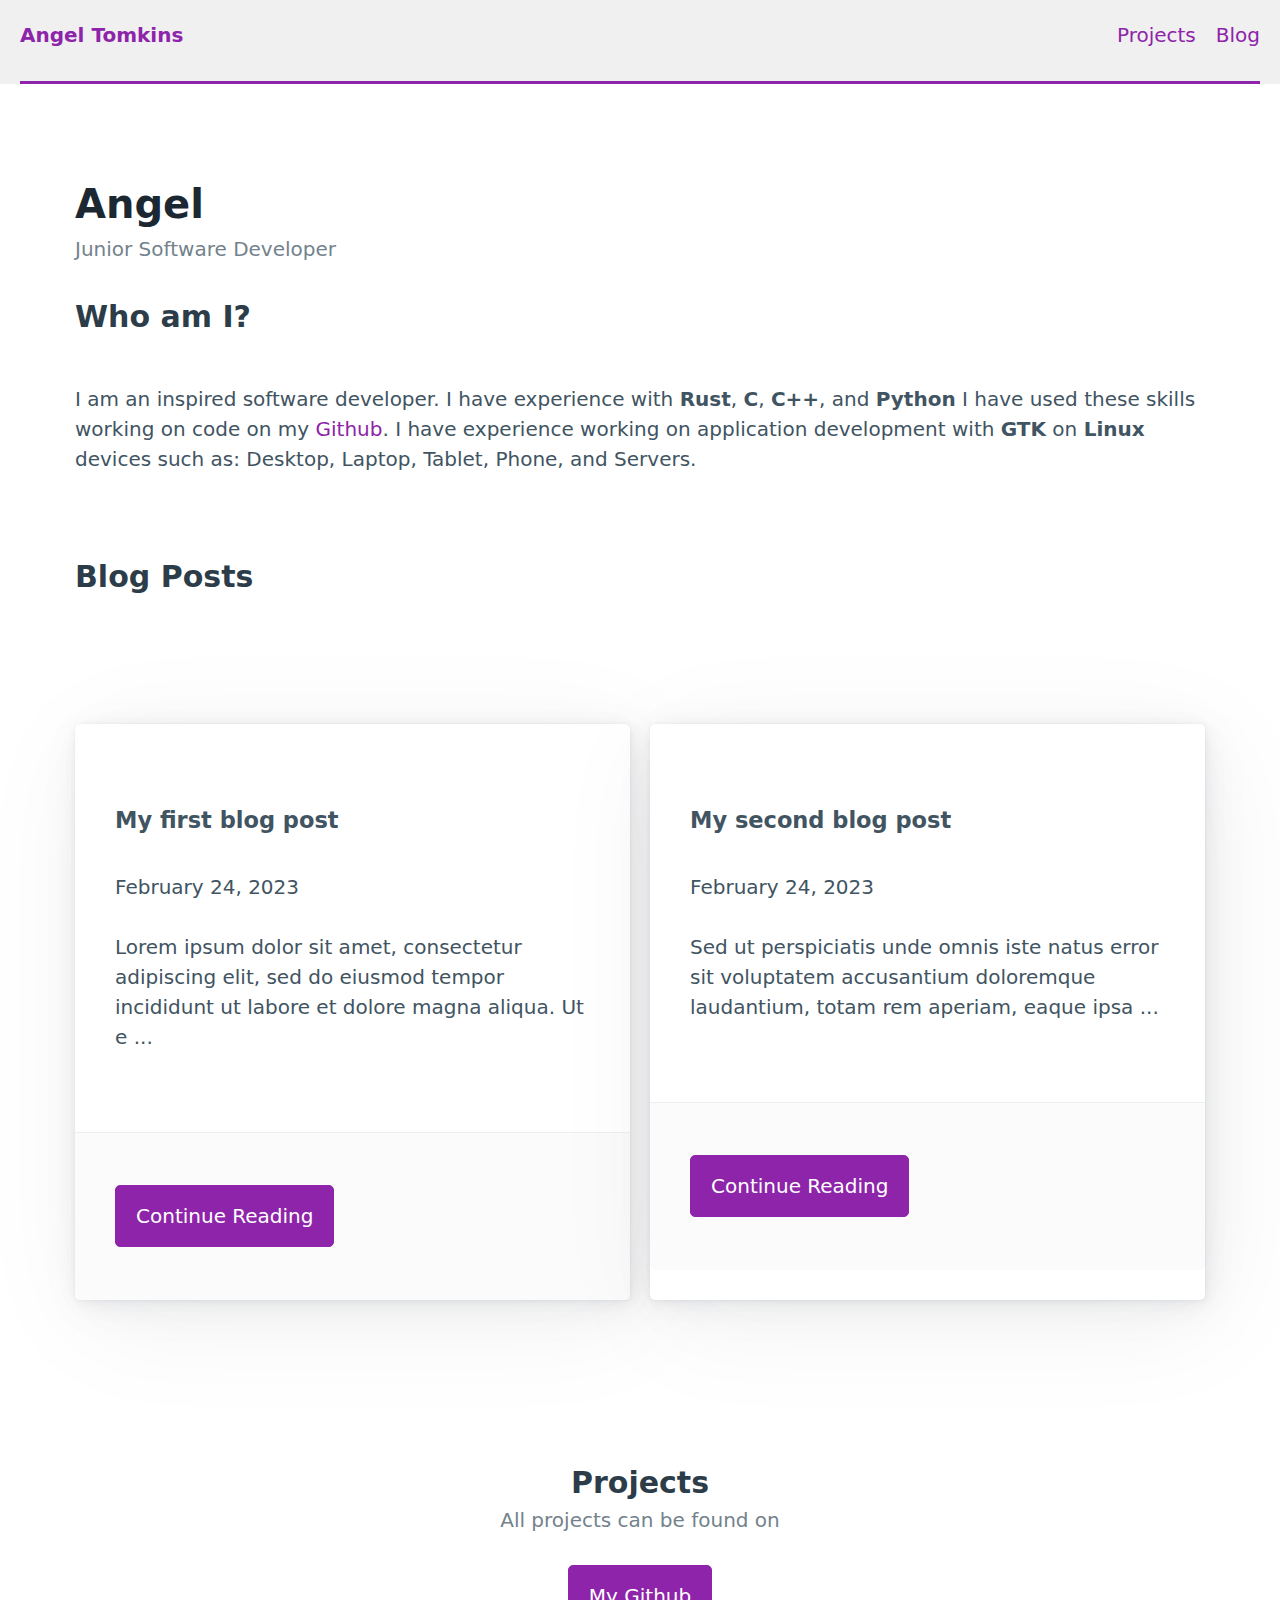
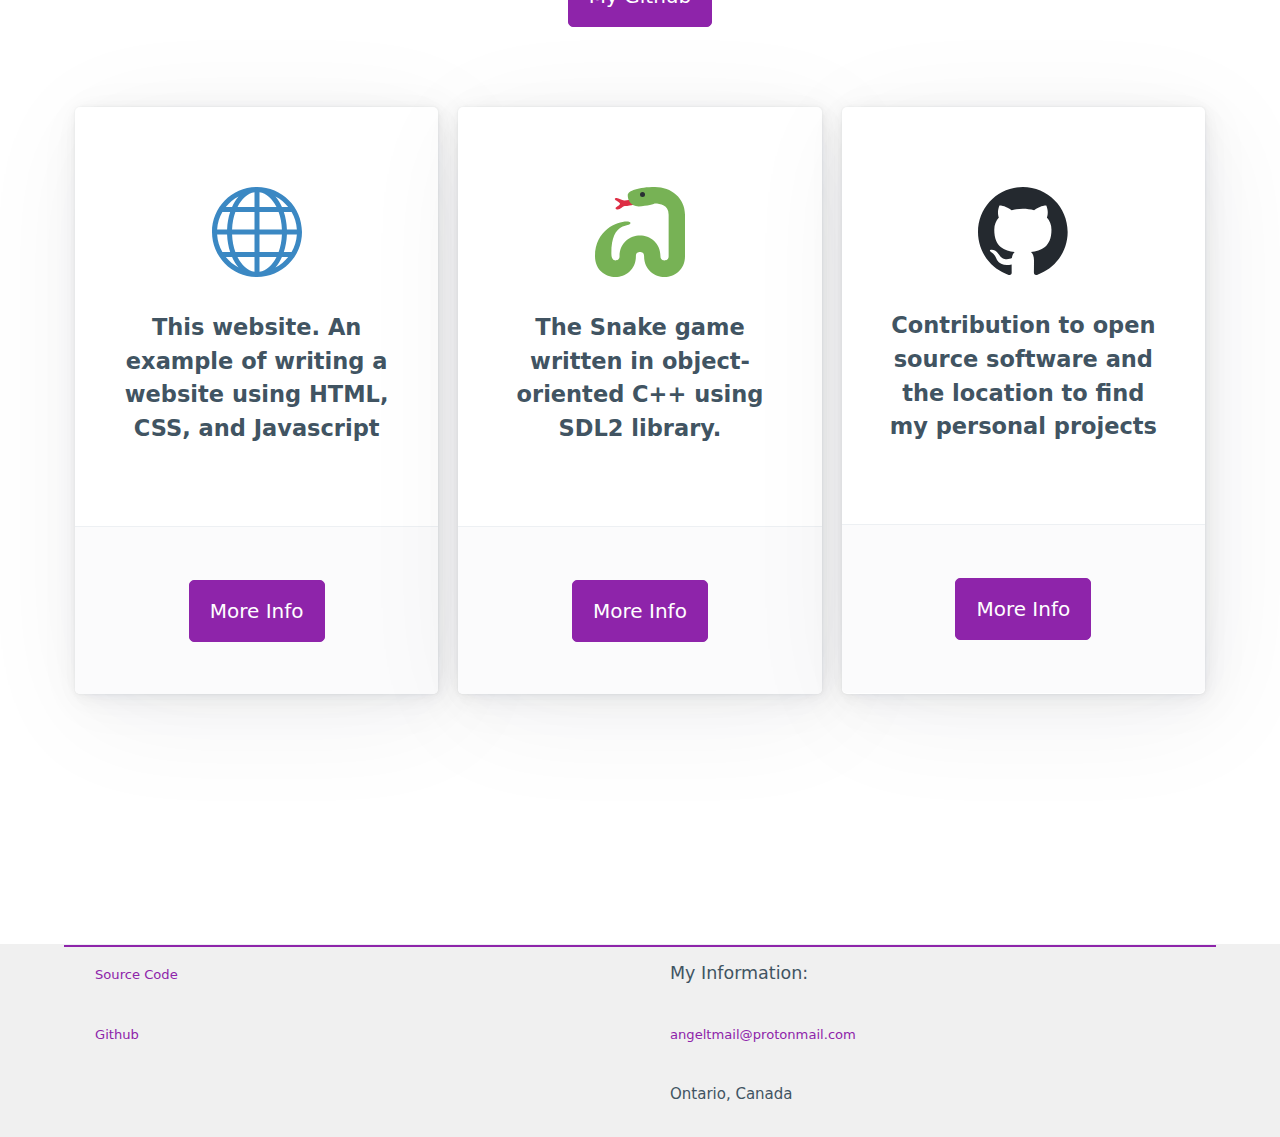
<file: index.html>
<!DOCTYPE html>
<html lang="en" data-theme="light">
  <head>
    <meta charset="utf-8">
    <link rel="stylesheet" href="/css/style.css">
    <link rel="stylesheet" href="/css/pico.min.css">

    <script src="/js/main.js"></script>
    <script src="/js/utils.js"></script>
    <title>Angel Tomkins</title>
  </head>
  <body>
    <div class="hero container-fluid" data-theme="light">
        <nav>
            <ul>
                <li><strong><a href="#">Angel Tomkins</a></strong></li>
            </ul>
            <ul>
                <li><a href="/#projects">Projects</a></li>
                <li><a href="/blog">Blog</a></li>
            </ul>
        </nav>
        <hr style="height:4px;background-color: #8e24aa">
    </div>
    <main class="container">
            <hgroup>
                <h1>Angel</h1>
                <h3>Junior Software Developer</h3>
            </hgroup>
        <section id="about">
            <h3>Who am I?</h3>
            <p>I am an inspired software developer. I have experience with <strong>Rust</strong>, <strong>C</strong>, <strong>C++</strong>, and <strong>Python</strong> I have used these skills working on code on my <a href="https://github.com/AngelTomkins">Github</a>. I have experience working on application development with <strong>GTK</strong> on <strong>Linux</strong> devices such as: Desktop, Laptop, Tablet, Phone, and Servers.</p>
        </section>
        <section id="blog-posts">
            <h3>Blog Posts</h3>
            <div class="grid">
                <article>
                    <h5 id="card-title-1">Lorem Ipsum</h5>
                    <p id="card-details-1">Dolar</p>
                    <p id="card-body-1">Dolar</p>
                    <footer>
                        <a role="button" id="card-btn-1" href="/blog/#0">Continue Reading</a>
                    </footer>
                </article>
                <article>
                    <h5 id="card-title-2">Lorem Ipsum</h5>
                    <p id="card-details-2">Dolar</p>
                    <p id="card-body-2">Dolar</p>
                    <footer>
                        <a role="button" id="card-btn-2" href="/blog/#1">Continue Reading</a>
                    </footer>
                </article>
            </div>
        </section>

        <section id="projects">
            <hgroup>
            <h3>Projects</h3>
            <p style="text-align: center">All projects can be found on</p>
            </hgroup>
            <a role="button" href="https://github.com/AngelTomkins">My Github</a>
            <div class="grid">
                <article>
                    <p><img src="img/web.svg" width="90" height="90" alt="Globe with Meridians Emoji"></p>
                    <h5>This website. An example of writing a website using <strong>HTML</strong>, <strong>CSS</strong>, and <strong>Javascript</strong></h5>
                    <footer>
                        <a role="button" href="https://github.com/AngelTomkins/angeltomkins.github.io">More Info</a>
                    </footer>
                </article>
                <article>
                    <p><img src="img/snake.svg" width="90" height="90" alt="Snake Emoji"></p>
                    <h5>The Snake game written in object-oriented <strong>C++</strong> using <strong>SDL2</strong> library.</h5>
                    <footer>
                        <a role="button" href="https://github.com/AngelTomkins/snake">More Info</a>
                    </footer>
                </article>
                <article>
                    <p><img src="img/github-mark.svg" width="90" height="90" alt="Github Icon"></p>
                    <h5>Contribution to open source software and the location to find my personal projects</h5>
                    <footer>
                        <a role="button" href="https://github.com/AngelTomkins">More Info</a>
                    </footer>
                </article>
            </div>
        </section>
    </main>
    <div class="hero">
        <hr style="height:3px; width:90%; background-color:#8e24aa">
        <footer class="container">
            <div class="grid">
                <div class="container-fluid">
                    <p><small><a class="footer_text" href="https://github.com/AngelTomkins/angeltomkins.github.io">Source Code</a></small></p>
                    <p><small><a class="footer_text" href="https://github.com/AngelTomkins">Github</a></small></p>
                </div>
                <div class="container-fluid">
                    <p><small>My Information:</small></p>
                    <p><small><a class="footer_text" href="mailto:angeltmail@protonmail.com">angeltmail@protonmail.com</a></small></p>
                    <p><small class="footer_text">Ontario, Canada</small></p>
                </div>
            </div>
        </footer>
    </div>
  </body>
</html>
</file>
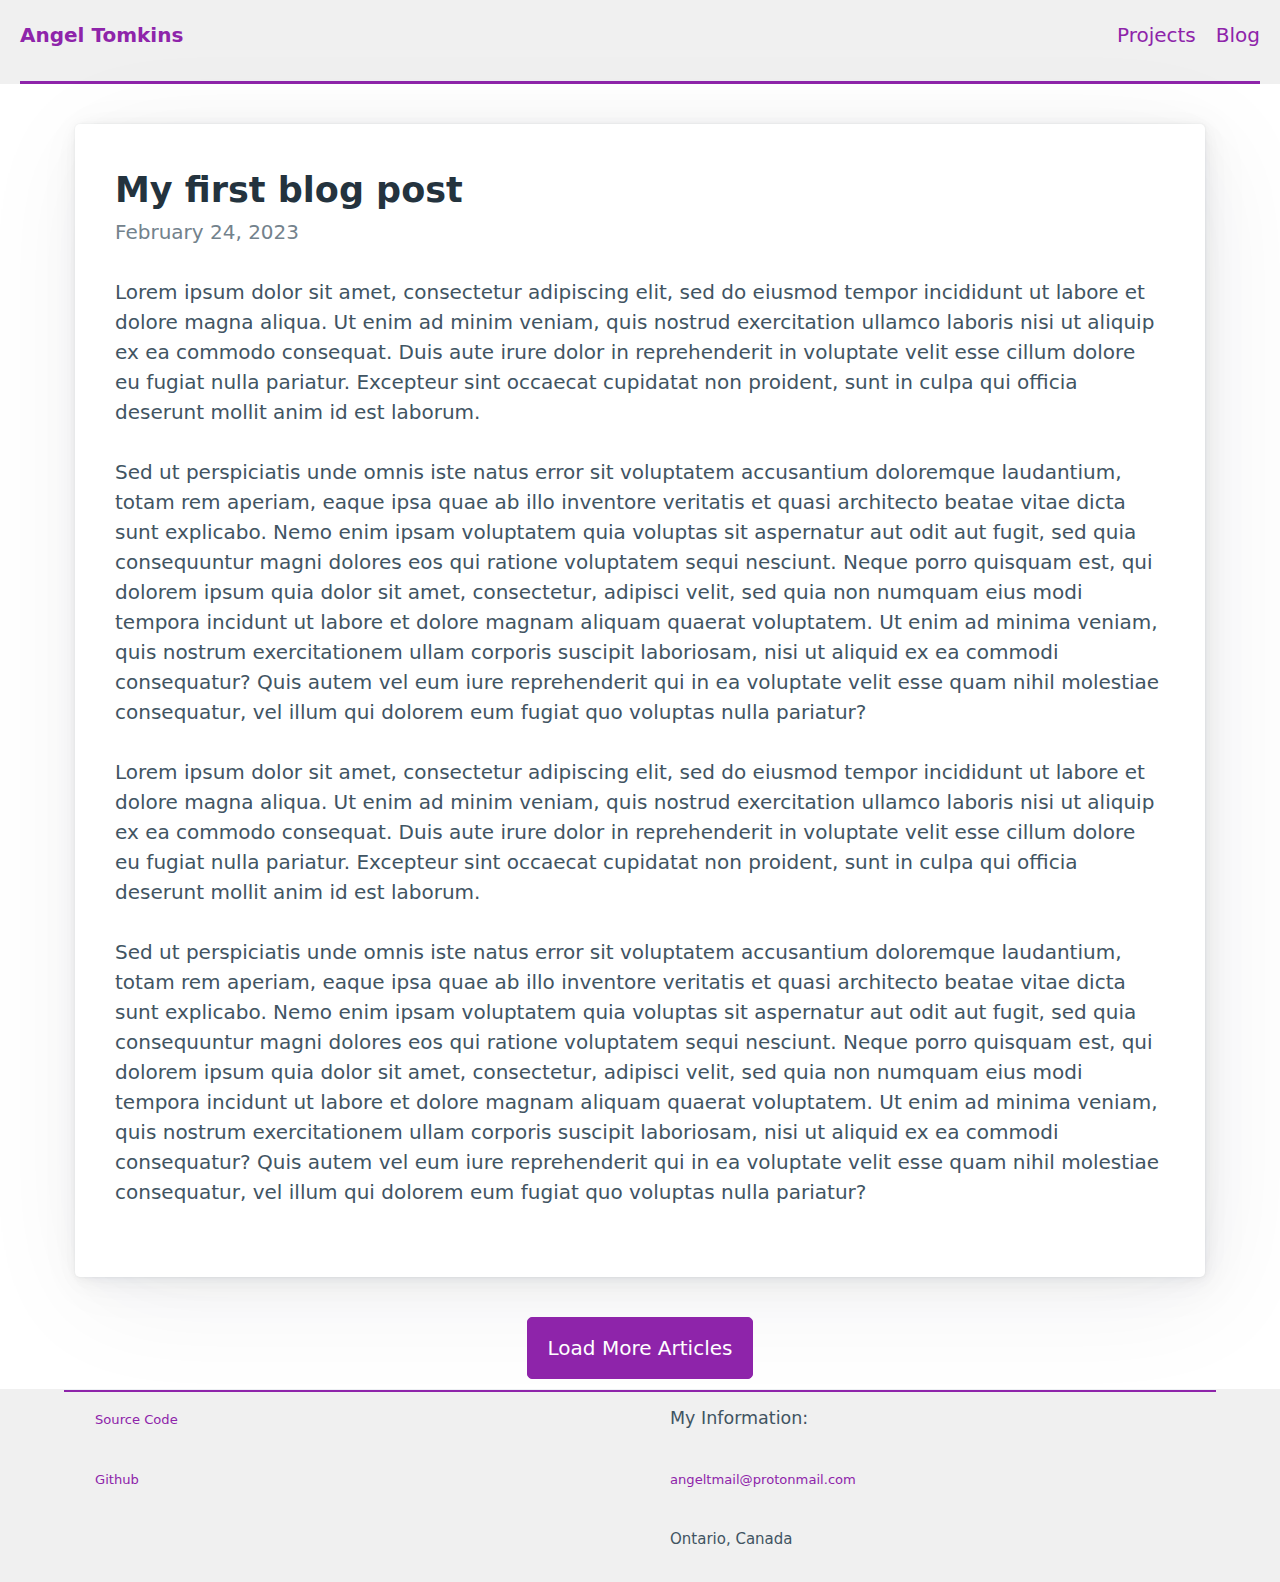
<file: blog/index.html>
<!DOCTYPE html>
<html lang="en" data-theme="light">
  <head>
    <meta charset="utf-8">
    <link rel="stylesheet" href="/css/style.css">
    <link rel="stylesheet" href="/css/pico.min.css">

    <script src="/blog/js/main.js"></script>
    <script src="/js/utils.js"></script>
    <title>Angel Tomkins</title>
  </head>
  <body>
    <div class="hero container-fluid" data-theme="light">
        <nav>
            <ul>
                <li><strong><a href="/">Angel Tomkins</a></strong></li>
            </ul>
            <ul>
                <li><a href="/#projects">Projects</a></li>
                <li><a href="/blog">Blog</a></li>
            </ul>
        </nav>
        <hr style="height:4px;background-color: #8e24aa">
    </div>

    <div class="container">
        <div class="container post-container"></div>
        <div class="container" style="text-align: center;">
            <div role="button" class="load-article-btn">Load More Articles</div>
        </div>
    </div>

    <div class="hero">
        <hr style="height:3px; width:90%; background-color:#8e24aa">
        <footer class="container">
            <div class="grid">
                <div class="container-fluid">
                    <p><small><a class="footer_text" href="https://github.com/AngelTomkins/angeltomkins.github.io">Source Code</a></small></p>
                    <p><small><a class="footer_text" href="https://github.com/AngelTomkins">Github</a></small></p>
                </div>
                <div class="container-fluid">
                    <p><small>My Information:</small></p>
                    <p><small><a class="footer_text" href="mailto:angeltmail@protonmail.com">angeltmail@protonmail.com</a></small></p>
                    <p><small class="footer_text">Ontario, Canada</small></p>
                </div>
            </div>
        </footer>
    </div>
  </body>
</html>
</file>
<file: css/style.css>
.hero {
    background-color: #F0F0F0;
}

#projects {
    text-align: center;
}

.footer_text {
    font-size: 75%;
}

.load-article-btn {
    display: block;
    margin-left: auto;
    margin-right: auto;
}
</file>
<file: css/pico.min.css>
@charset "UTF-8";/*!
 * Pico.css v1.5.7 (https://picocss.com)
 * Copyright 2019-2023 - Licensed under MIT
 */:root{--font-family:system-ui,-apple-system,"Segoe UI","Roboto","Ubuntu","Cantarell","Noto Sans",sans-serif,"Apple Color Emoji","Segoe UI Emoji","Segoe UI Symbol","Noto Color Emoji";--line-height:1.5;--font-weight:400;--font-size:16px;--border-radius:0.25rem;--border-width:1px;--outline-width:3px;--spacing:1rem;--typography-spacing-vertical:1.5rem;--block-spacing-vertical:calc(var(--spacing) * 2);--block-spacing-horizontal:var(--spacing);--grid-spacing-vertical:0;--grid-spacing-horizontal:var(--spacing);--form-element-spacing-vertical:0.75rem;--form-element-spacing-horizontal:1rem;--nav-element-spacing-vertical:1rem;--nav-element-spacing-horizontal:0.5rem;--nav-link-spacing-vertical:0.5rem;--nav-link-spacing-horizontal:0.5rem;--form-label-font-weight:var(--font-weight);--transition:0.2s ease-in-out;--modal-overlay-backdrop-filter:blur(0.25rem)}@media (min-width:576px){:root{--font-size:17px}}@media (min-width:768px){:root{--font-size:18px}}@media (min-width:992px){:root{--font-size:19px}}@media (min-width:1200px){:root{--font-size:20px}}@media (min-width:576px){body>footer,body>header,body>main,section{--block-spacing-vertical:calc(var(--spacing) * 2.5)}}@media (min-width:768px){body>footer,body>header,body>main,section{--block-spacing-vertical:calc(var(--spacing) * 3)}}@media (min-width:992px){body>footer,body>header,body>main,section{--block-spacing-vertical:calc(var(--spacing) * 3.5)}}@media (min-width:1200px){body>footer,body>header,body>main,section{--block-spacing-vertical:calc(var(--spacing) * 4)}}@media (min-width:576px){article{--block-spacing-horizontal:calc(var(--spacing) * 1.25)}}@media (min-width:768px){article{--block-spacing-horizontal:calc(var(--spacing) * 1.5)}}@media (min-width:992px){article{--block-spacing-horizontal:calc(var(--spacing) * 1.75)}}@media (min-width:1200px){article{--block-spacing-horizontal:calc(var(--spacing) * 2)}}dialog>article{--block-spacing-vertical:calc(var(--spacing) * 2);--block-spacing-horizontal:var(--spacing)}@media (min-width:576px){dialog>article{--block-spacing-vertical:calc(var(--spacing) * 2.5);--block-spacing-horizontal:calc(var(--spacing) * 1.25)}}@media (min-width:768px){dialog>article{--block-spacing-vertical:calc(var(--spacing) * 3);--block-spacing-horizontal:calc(var(--spacing) * 1.5)}}a{--text-decoration:none}a.contrast,a.secondary{--text-decoration:underline}small{--font-size:0.875em}h1,h2,h3,h4,h5,h6{--font-weight:700}h1{--font-size:2rem;--typography-spacing-vertical:3rem}h2{--font-size:1.75rem;--typography-spacing-vertical:2.625rem}h3{--font-size:1.5rem;--typography-spacing-vertical:2.25rem}h4{--font-size:1.25rem;--typography-spacing-vertical:1.874rem}h5{--font-size:1.125rem;--typography-spacing-vertical:1.6875rem}[type=checkbox],[type=radio]{--border-width:2px}[type=checkbox][role=switch]{--border-width:3px}tfoot td,tfoot th,thead td,thead th{--border-width:3px}:not(thead,tfoot)>*>td{--font-size:0.875em}code,kbd,pre,samp{--font-family:"Menlo","Consolas","Roboto Mono","Ubuntu Monospace","Noto Mono","Oxygen Mono","Liberation Mono",monospace,"Apple Color Emoji","Segoe UI Emoji","Segoe UI Symbol","Noto Color Emoji"}kbd{--font-weight:bolder}:root:not([data-theme=dark]),[data-theme=light]{--background-color:#fff;--color:hsl(205deg, 20%, 32%);--h1-color:hsl(205deg, 30%, 15%);--h2-color:#24333e;--h3-color:hsl(205deg, 25%, 23%);--h4-color:#374956;--h5-color:hsl(205deg, 20%, 32%);--h6-color:#4d606d;--muted-color:hsl(205deg, 10%, 50%);--muted-border-color:hsl(205deg, 20%, 94%);--primary:hsl(195deg, 85%, 41%);--primary-hover:hsl(195deg, 90%, 32%);--primary-focus:rgba(16, 149, 193, 0.125);--primary-inverse:#fff;--secondary:hsl(205deg, 15%, 41%);--secondary-hover:hsl(205deg, 20%, 32%);--secondary-focus:rgba(89, 107, 120, 0.125);--secondary-inverse:#fff;--contrast:hsl(205deg, 30%, 15%);--contrast-hover:#000;--contrast-focus:rgba(89, 107, 120, 0.125);--contrast-inverse:#fff;--mark-background-color:#fff2ca;--mark-color:#543a26;--ins-color:#388e3c;--del-color:#c62828;--blockquote-border-color:var(--muted-border-color);--blockquote-footer-color:var(--muted-color);--button-box-shadow:0 0 0 rgba(0, 0, 0, 0);--button-hover-box-shadow:0 0 0 rgba(0, 0, 0, 0);--form-element-background-color:transparent;--form-element-border-color:hsl(205deg, 14%, 68%);--form-element-color:var(--color);--form-element-placeholder-color:var(--muted-color);--form-element-active-background-color:transparent;--form-element-active-border-color:var(--primary);--form-element-focus-color:var(--primary-focus);--form-element-disabled-background-color:hsl(205deg, 18%, 86%);--form-element-disabled-border-color:hsl(205deg, 14%, 68%);--form-element-disabled-opacity:0.5;--form-element-invalid-border-color:#c62828;--form-element-invalid-active-border-color:#d32f2f;--form-element-invalid-focus-color:rgba(211, 47, 47, 0.125);--form-element-valid-border-color:#388e3c;--form-element-valid-active-border-color:#43a047;--form-element-valid-focus-color:rgba(67, 160, 71, 0.125);--switch-background-color:hsl(205deg, 16%, 77%);--switch-color:var(--primary-inverse);--switch-checked-background-color:var(--primary);--range-border-color:hsl(205deg, 18%, 86%);--range-active-border-color:hsl(205deg, 16%, 77%);--range-thumb-border-color:var(--background-color);--range-thumb-color:var(--secondary);--range-thumb-hover-color:var(--secondary-hover);--range-thumb-active-color:var(--primary);--table-border-color:var(--muted-border-color);--table-row-stripped-background-color:#f6f8f9;--code-background-color:hsl(205deg, 20%, 94%);--code-color:var(--muted-color);--code-kbd-background-color:var(--contrast);--code-kbd-color:var(--contrast-inverse);--code-tag-color:hsl(330deg, 40%, 50%);--code-property-color:hsl(185deg, 40%, 40%);--code-value-color:hsl(40deg, 20%, 50%);--code-comment-color:hsl(205deg, 14%, 68%);--accordion-border-color:var(--muted-border-color);--accordion-close-summary-color:var(--color);--accordion-open-summary-color:var(--muted-color);--card-background-color:var(--background-color);--card-border-color:var(--muted-border-color);--card-box-shadow:0.0145rem 0.029rem 0.174rem rgba(27, 40, 50, 0.01698),0.0335rem 0.067rem 0.402rem rgba(27, 40, 50, 0.024),0.0625rem 0.125rem 0.75rem rgba(27, 40, 50, 0.03),0.1125rem 0.225rem 1.35rem rgba(27, 40, 50, 0.036),0.2085rem 0.417rem 2.502rem rgba(27, 40, 50, 0.04302),0.5rem 1rem 6rem rgba(27, 40, 50, 0.06),0 0 0 0.0625rem rgba(27, 40, 50, 0.015);--card-sectionning-background-color:#fbfbfc;--dropdown-background-color:#fbfbfc;--dropdown-border-color:#e1e6eb;--dropdown-box-shadow:var(--card-box-shadow);--dropdown-color:var(--color);--dropdown-hover-background-color:hsl(205deg, 20%, 94%);--modal-overlay-background-color:rgba(213, 220, 226, 0.7);--progress-background-color:hsl(205deg, 18%, 86%);--progress-color:var(--primary);--loading-spinner-opacity:0.5;--tooltip-background-color:var(--contrast);--tooltip-color:var(--contrast-inverse);--icon-checkbox:url("data:image/svg+xml,%3Csvg xmlns='http://www.w3.org/2000/svg' width='24' height='24' viewBox='0 0 24 24' fill='none' stroke='rgb(255, 255, 255)' stroke-width='4' stroke-linecap='round' stroke-linejoin='round'%3E%3Cpolyline points='20 6 9 17 4 12'%3E%3C/polyline%3E%3C/svg%3E");--icon-chevron:url("data:image/svg+xml,%3Csvg xmlns='http://www.w3.org/2000/svg' width='24' height='24' viewBox='0 0 24 24' fill='none' stroke='rgb(65, 84, 98)' stroke-width='2' stroke-linecap='round' stroke-linejoin='round'%3E%3Cpolyline points='6 9 12 15 18 9'%3E%3C/polyline%3E%3C/svg%3E");--icon-chevron-button:url("data:image/svg+xml,%3Csvg xmlns='http://www.w3.org/2000/svg' width='24' height='24' viewBox='0 0 24 24' fill='none' stroke='rgb(255, 255, 255)' stroke-width='2' stroke-linecap='round' stroke-linejoin='round'%3E%3Cpolyline points='6 9 12 15 18 9'%3E%3C/polyline%3E%3C/svg%3E");--icon-chevron-button-inverse:url("data:image/svg+xml,%3Csvg xmlns='http://www.w3.org/2000/svg' width='24' height='24' viewBox='0 0 24 24' fill='none' stroke='rgb(255, 255, 255)' stroke-width='2' stroke-linecap='round' stroke-linejoin='round'%3E%3Cpolyline points='6 9 12 15 18 9'%3E%3C/polyline%3E%3C/svg%3E");--icon-close:url("data:image/svg+xml,%3Csvg xmlns='http://www.w3.org/2000/svg' width='24' height='24' viewBox='0 0 24 24' fill='none' stroke='rgb(115, 130, 140)' stroke-width='4' stroke-linecap='round' stroke-linejoin='round'%3E%3Cline x1='18' y1='6' x2='6' y2='18'%3E%3C/line%3E%3Cline x1='6' y1='6' x2='18' y2='18'%3E%3C/line%3E%3C/svg%3E");--icon-date:url("data:image/svg+xml,%3Csvg xmlns='http://www.w3.org/2000/svg' width='24' height='24' viewBox='0 0 24 24' fill='none' stroke='rgb(65, 84, 98)' stroke-width='2' stroke-linecap='round' stroke-linejoin='round'%3E%3Crect x='3' y='4' width='18' height='18' rx='2' ry='2'%3E%3C/rect%3E%3Cline x1='16' y1='2' x2='16' y2='6'%3E%3C/line%3E%3Cline x1='8' y1='2' x2='8' y2='6'%3E%3C/line%3E%3Cline x1='3' y1='10' x2='21' y2='10'%3E%3C/line%3E%3C/svg%3E");--icon-invalid:url("data:image/svg+xml,%3Csvg xmlns='http://www.w3.org/2000/svg' width='24' height='24' viewBox='0 0 24 24' fill='none' stroke='rgb(198, 40, 40)' stroke-width='2' stroke-linecap='round' stroke-linejoin='round'%3E%3Ccircle cx='12' cy='12' r='10'%3E%3C/circle%3E%3Cline x1='12' y1='8' x2='12' y2='12'%3E%3C/line%3E%3Cline x1='12' y1='16' x2='12.01' y2='16'%3E%3C/line%3E%3C/svg%3E");--icon-minus:url("data:image/svg+xml,%3Csvg xmlns='http://www.w3.org/2000/svg' width='24' height='24' viewBox='0 0 24 24' fill='none' stroke='rgb(255, 255, 255)' stroke-width='4' stroke-linecap='round' stroke-linejoin='round'%3E%3Cline x1='5' y1='12' x2='19' y2='12'%3E%3C/line%3E%3C/svg%3E");--icon-search:url("data:image/svg+xml,%3Csvg xmlns='http://www.w3.org/2000/svg' width='24' height='24' viewBox='0 0 24 24' fill='none' stroke='rgb(65, 84, 98)' stroke-width='2' stroke-linecap='round' stroke-linejoin='round'%3E%3Ccircle cx='11' cy='11' r='8'%3E%3C/circle%3E%3Cline x1='21' y1='21' x2='16.65' y2='16.65'%3E%3C/line%3E%3C/svg%3E");--icon-time:url("data:image/svg+xml,%3Csvg xmlns='http://www.w3.org/2000/svg' width='24' height='24' viewBox='0 0 24 24' fill='none' stroke='rgb(65, 84, 98)' stroke-width='2' stroke-linecap='round' stroke-linejoin='round'%3E%3Ccircle cx='12' cy='12' r='10'%3E%3C/circle%3E%3Cpolyline points='12 6 12 12 16 14'%3E%3C/polyline%3E%3C/svg%3E");--icon-valid:url("data:image/svg+xml,%3Csvg xmlns='http://www.w3.org/2000/svg' width='24' height='24' viewBox='0 0 24 24' fill='none' stroke='rgb(56, 142, 60)' stroke-width='3' stroke-linecap='round' stroke-linejoin='round'%3E%3Cpolyline points='20 6 9 17 4 12'%3E%3C/polyline%3E%3C/svg%3E");color-scheme:light}@media only screen and (prefers-color-scheme:dark){:root:not([data-theme]){--background-color:#11191f;--color:hsl(205deg, 16%, 77%);--h1-color:hsl(205deg, 20%, 94%);--h2-color:#e1e6eb;--h3-color:hsl(205deg, 18%, 86%);--h4-color:#c8d1d8;--h5-color:hsl(205deg, 16%, 77%);--h6-color:#afbbc4;--muted-color:hsl(205deg, 10%, 50%);--muted-border-color:#1f2d38;--primary:hsl(195deg, 85%, 41%);--primary-hover:hsl(195deg, 80%, 50%);--primary-focus:rgba(16, 149, 193, 0.25);--primary-inverse:#fff;--secondary:hsl(205deg, 15%, 41%);--secondary-hover:hsl(205deg, 10%, 50%);--secondary-focus:rgba(115, 130, 140, 0.25);--secondary-inverse:#fff;--contrast:hsl(205deg, 20%, 94%);--contrast-hover:#fff;--contrast-focus:rgba(115, 130, 140, 0.25);--contrast-inverse:#000;--mark-background-color:#d1c284;--mark-color:#11191f;--ins-color:#388e3c;--del-color:#c62828;--blockquote-border-color:var(--muted-border-color);--blockquote-footer-color:var(--muted-color);--button-box-shadow:0 0 0 rgba(0, 0, 0, 0);--button-hover-box-shadow:0 0 0 rgba(0, 0, 0, 0);--form-element-background-color:#11191f;--form-element-border-color:#374956;--form-element-color:var(--color);--form-element-placeholder-color:var(--muted-color);--form-element-active-background-color:var(--form-element-background-color);--form-element-active-border-color:var(--primary);--form-element-focus-color:var(--primary-focus);--form-element-disabled-background-color:hsl(205deg, 25%, 23%);--form-element-disabled-border-color:hsl(205deg, 20%, 32%);--form-element-disabled-opacity:0.5;--form-element-invalid-border-color:#b71c1c;--form-element-invalid-active-border-color:#c62828;--form-element-invalid-focus-color:rgba(198, 40, 40, 0.25);--form-element-valid-border-color:#2e7d32;--form-element-valid-active-border-color:#388e3c;--form-element-valid-focus-color:rgba(56, 142, 60, 0.25);--switch-background-color:#374956;--switch-color:var(--primary-inverse);--switch-checked-background-color:var(--primary);--range-border-color:#24333e;--range-active-border-color:hsl(205deg, 25%, 23%);--range-thumb-border-color:var(--background-color);--range-thumb-color:var(--secondary);--range-thumb-hover-color:var(--secondary-hover);--range-thumb-active-color:var(--primary);--table-border-color:var(--muted-border-color);--table-row-stripped-background-color:rgba(115, 130, 140, 0.05);--code-background-color:#18232c;--code-color:var(--muted-color);--code-kbd-background-color:var(--contrast);--code-kbd-color:var(--contrast-inverse);--code-tag-color:hsl(330deg, 30%, 50%);--code-property-color:hsl(185deg, 30%, 50%);--code-value-color:hsl(40deg, 10%, 50%);--code-comment-color:#4d606d;--accordion-border-color:var(--muted-border-color);--accordion-active-summary-color:var(--primary);--accordion-close-summary-color:var(--color);--accordion-open-summary-color:var(--muted-color);--card-background-color:#141e26;--card-border-color:var(--card-background-color);--card-box-shadow:0.0145rem 0.029rem 0.174rem rgba(0, 0, 0, 0.01698),0.0335rem 0.067rem 0.402rem rgba(0, 0, 0, 0.024),0.0625rem 0.125rem 0.75rem rgba(0, 0, 0, 0.03),0.1125rem 0.225rem 1.35rem rgba(0, 0, 0, 0.036),0.2085rem 0.417rem 2.502rem rgba(0, 0, 0, 0.04302),0.5rem 1rem 6rem rgba(0, 0, 0, 0.06),0 0 0 0.0625rem rgba(0, 0, 0, 0.015);--card-sectionning-background-color:#18232c;--dropdown-background-color:hsl(205deg, 30%, 15%);--dropdown-border-color:#24333e;--dropdown-box-shadow:var(--card-box-shadow);--dropdown-color:var(--color);--dropdown-hover-background-color:rgba(36, 51, 62, 0.75);--modal-overlay-background-color:rgba(36, 51, 62, 0.8);--progress-background-color:#24333e;--progress-color:var(--primary);--loading-spinner-opacity:0.5;--tooltip-background-color:var(--contrast);--tooltip-color:var(--contrast-inverse);--icon-checkbox:url("data:image/svg+xml,%3Csvg xmlns='http://www.w3.org/2000/svg' width='24' height='24' viewBox='0 0 24 24' fill='none' stroke='rgb(255, 255, 255)' stroke-width='4' stroke-linecap='round' stroke-linejoin='round'%3E%3Cpolyline points='20 6 9 17 4 12'%3E%3C/polyline%3E%3C/svg%3E");--icon-chevron:url("data:image/svg+xml,%3Csvg xmlns='http://www.w3.org/2000/svg' width='24' height='24' viewBox='0 0 24 24' fill='none' stroke='rgb(162, 175, 185)' stroke-width='2' stroke-linecap='round' stroke-linejoin='round'%3E%3Cpolyline points='6 9 12 15 18 9'%3E%3C/polyline%3E%3C/svg%3E");--icon-chevron-button:url("data:image/svg+xml,%3Csvg xmlns='http://www.w3.org/2000/svg' width='24' height='24' viewBox='0 0 24 24' fill='none' stroke='rgb(255, 255, 255)' stroke-width='2' stroke-linecap='round' stroke-linejoin='round'%3E%3Cpolyline points='6 9 12 15 18 9'%3E%3C/polyline%3E%3C/svg%3E");--icon-chevron-button-inverse:url("data:image/svg+xml,%3Csvg xmlns='http://www.w3.org/2000/svg' width='24' height='24' viewBox='0 0 24 24' fill='none' stroke='rgb(0, 0, 0)' stroke-width='2' stroke-linecap='round' stroke-linejoin='round'%3E%3Cpolyline points='6 9 12 15 18 9'%3E%3C/polyline%3E%3C/svg%3E");--icon-close:url("data:image/svg+xml,%3Csvg xmlns='http://www.w3.org/2000/svg' width='24' height='24' viewBox='0 0 24 24' fill='none' stroke='rgb(115, 130, 140)' stroke-width='4' stroke-linecap='round' stroke-linejoin='round'%3E%3Cline x1='18' y1='6' x2='6' y2='18'%3E%3C/line%3E%3Cline x1='6' y1='6' x2='18' y2='18'%3E%3C/line%3E%3C/svg%3E");--icon-date:url("data:image/svg+xml,%3Csvg xmlns='http://www.w3.org/2000/svg' width='24' height='24' viewBox='0 0 24 24' fill='none' stroke='rgb(162, 175, 185)' stroke-width='2' stroke-linecap='round' stroke-linejoin='round'%3E%3Crect x='3' y='4' width='18' height='18' rx='2' ry='2'%3E%3C/rect%3E%3Cline x1='16' y1='2' x2='16' y2='6'%3E%3C/line%3E%3Cline x1='8' y1='2' x2='8' y2='6'%3E%3C/line%3E%3Cline x1='3' y1='10' x2='21' y2='10'%3E%3C/line%3E%3C/svg%3E");--icon-invalid:url("data:image/svg+xml,%3Csvg xmlns='http://www.w3.org/2000/svg' width='24' height='24' viewBox='0 0 24 24' fill='none' stroke='rgb(183, 28, 28)' stroke-width='2' stroke-linecap='round' stroke-linejoin='round'%3E%3Ccircle cx='12' cy='12' r='10'%3E%3C/circle%3E%3Cline x1='12' y1='8' x2='12' y2='12'%3E%3C/line%3E%3Cline x1='12' y1='16' x2='12.01' y2='16'%3E%3C/line%3E%3C/svg%3E");--icon-minus:url("data:image/svg+xml,%3Csvg xmlns='http://www.w3.org/2000/svg' width='24' height='24' viewBox='0 0 24 24' fill='none' stroke='rgb(255, 255, 255)' stroke-width='4' stroke-linecap='round' stroke-linejoin='round'%3E%3Cline x1='5' y1='12' x2='19' y2='12'%3E%3C/line%3E%3C/svg%3E");--icon-search:url("data:image/svg+xml,%3Csvg xmlns='http://www.w3.org/2000/svg' width='24' height='24' viewBox='0 0 24 24' fill='none' stroke='rgb(162, 175, 185)' stroke-width='2' stroke-linecap='round' stroke-linejoin='round'%3E%3Ccircle cx='11' cy='11' r='8'%3E%3C/circle%3E%3Cline x1='21' y1='21' x2='16.65' y2='16.65'%3E%3C/line%3E%3C/svg%3E");--icon-time:url("data:image/svg+xml,%3Csvg xmlns='http://www.w3.org/2000/svg' width='24' height='24' viewBox='0 0 24 24' fill='none' stroke='rgb(162, 175, 185)' stroke-width='2' stroke-linecap='round' stroke-linejoin='round'%3E%3Ccircle cx='12' cy='12' r='10'%3E%3C/circle%3E%3Cpolyline points='12 6 12 12 16 14'%3E%3C/polyline%3E%3C/svg%3E");--icon-valid:url("data:image/svg+xml,%3Csvg xmlns='http://www.w3.org/2000/svg' width='24' height='24' viewBox='0 0 24 24' fill='none' stroke='rgb(46, 125, 50)' stroke-width='3' stroke-linecap='round' stroke-linejoin='round'%3E%3Cpolyline points='20 6 9 17 4 12'%3E%3C/polyline%3E%3C/svg%3E");color-scheme:dark}}[data-theme=dark]{--background-color:#11191f;--color:hsl(205deg, 16%, 77%);--h1-color:hsl(205deg, 20%, 94%);--h2-color:#e1e6eb;--h3-color:hsl(205deg, 18%, 86%);--h4-color:#c8d1d8;--h5-color:hsl(205deg, 16%, 77%);--h6-color:#afbbc4;--muted-color:hsl(205deg, 10%, 50%);--muted-border-color:#1f2d38;--primary:hsl(195deg, 85%, 41%);--primary-hover:hsl(195deg, 80%, 50%);--primary-focus:rgba(16, 149, 193, 0.25);--primary-inverse:#fff;--secondary:hsl(205deg, 15%, 41%);--secondary-hover:hsl(205deg, 10%, 50%);--secondary-focus:rgba(115, 130, 140, 0.25);--secondary-inverse:#fff;--contrast:hsl(205deg, 20%, 94%);--contrast-hover:#fff;--contrast-focus:rgba(115, 130, 140, 0.25);--contrast-inverse:#000;--mark-background-color:#d1c284;--mark-color:#11191f;--ins-color:#388e3c;--del-color:#c62828;--blockquote-border-color:var(--muted-border-color);--blockquote-footer-color:var(--muted-color);--button-box-shadow:0 0 0 rgba(0, 0, 0, 0);--button-hover-box-shadow:0 0 0 rgba(0, 0, 0, 0);--form-element-background-color:#11191f;--form-element-border-color:#374956;--form-element-color:var(--color);--form-element-placeholder-color:var(--muted-color);--form-element-active-background-color:var(--form-element-background-color);--form-element-active-border-color:var(--primary);--form-element-focus-color:var(--primary-focus);--form-element-disabled-background-color:hsl(205deg, 25%, 23%);--form-element-disabled-border-color:hsl(205deg, 20%, 32%);--form-element-disabled-opacity:0.5;--form-element-invalid-border-color:#b71c1c;--form-element-invalid-active-border-color:#c62828;--form-element-invalid-focus-color:rgba(198, 40, 40, 0.25);--form-element-valid-border-color:#2e7d32;--form-element-valid-active-border-color:#388e3c;--form-element-valid-focus-color:rgba(56, 142, 60, 0.25);--switch-background-color:#374956;--switch-color:var(--primary-inverse);--switch-checked-background-color:var(--primary);--range-border-color:#24333e;--range-active-border-color:hsl(205deg, 25%, 23%);--range-thumb-border-color:var(--background-color);--range-thumb-color:var(--secondary);--range-thumb-hover-color:var(--secondary-hover);--range-thumb-active-color:var(--primary);--table-border-color:var(--muted-border-color);--table-row-stripped-background-color:rgba(115, 130, 140, 0.05);--code-background-color:#18232c;--code-color:var(--muted-color);--code-kbd-background-color:var(--contrast);--code-kbd-color:var(--contrast-inverse);--code-tag-color:hsl(330deg, 30%, 50%);--code-property-color:hsl(185deg, 30%, 50%);--code-value-color:hsl(40deg, 10%, 50%);--code-comment-color:#4d606d;--accordion-border-color:var(--muted-border-color);--accordion-active-summary-color:var(--primary);--accordion-close-summary-color:var(--color);--accordion-open-summary-color:var(--muted-color);--card-background-color:#141e26;--card-border-color:var(--card-background-color);--card-box-shadow:0.0145rem 0.029rem 0.174rem rgba(0, 0, 0, 0.01698),0.0335rem 0.067rem 0.402rem rgba(0, 0, 0, 0.024),0.0625rem 0.125rem 0.75rem rgba(0, 0, 0, 0.03),0.1125rem 0.225rem 1.35rem rgba(0, 0, 0, 0.036),0.2085rem 0.417rem 2.502rem rgba(0, 0, 0, 0.04302),0.5rem 1rem 6rem rgba(0, 0, 0, 0.06),0 0 0 0.0625rem rgba(0, 0, 0, 0.015);--card-sectionning-background-color:#18232c;--dropdown-background-color:hsl(205deg, 30%, 15%);--dropdown-border-color:#24333e;--dropdown-box-shadow:var(--card-box-shadow);--dropdown-color:var(--color);--dropdown-hover-background-color:rgba(36, 51, 62, 0.75);--modal-overlay-background-color:rgba(36, 51, 62, 0.8);--progress-background-color:#24333e;--progress-color:var(--primary);--loading-spinner-opacity:0.5;--tooltip-background-color:var(--contrast);--tooltip-color:var(--contrast-inverse);--icon-checkbox:url("data:image/svg+xml,%3Csvg xmlns='http://www.w3.org/2000/svg' width='24' height='24' viewBox='0 0 24 24' fill='none' stroke='rgb(255, 255, 255)' stroke-width='4' stroke-linecap='round' stroke-linejoin='round'%3E%3Cpolyline points='20 6 9 17 4 12'%3E%3C/polyline%3E%3C/svg%3E");--icon-chevron:url("data:image/svg+xml,%3Csvg xmlns='http://www.w3.org/2000/svg' width='24' height='24' viewBox='0 0 24 24' fill='none' stroke='rgb(162, 175, 185)' stroke-width='2' stroke-linecap='round' stroke-linejoin='round'%3E%3Cpolyline points='6 9 12 15 18 9'%3E%3C/polyline%3E%3C/svg%3E");--icon-chevron-button:url("data:image/svg+xml,%3Csvg xmlns='http://www.w3.org/2000/svg' width='24' height='24' viewBox='0 0 24 24' fill='none' stroke='rgb(255, 255, 255)' stroke-width='2' stroke-linecap='round' stroke-linejoin='round'%3E%3Cpolyline points='6 9 12 15 18 9'%3E%3C/polyline%3E%3C/svg%3E");--icon-chevron-button-inverse:url("data:image/svg+xml,%3Csvg xmlns='http://www.w3.org/2000/svg' width='24' height='24' viewBox='0 0 24 24' fill='none' stroke='rgb(0, 0, 0)' stroke-width='2' stroke-linecap='round' stroke-linejoin='round'%3E%3Cpolyline points='6 9 12 15 18 9'%3E%3C/polyline%3E%3C/svg%3E");--icon-close:url("data:image/svg+xml,%3Csvg xmlns='http://www.w3.org/2000/svg' width='24' height='24' viewBox='0 0 24 24' fill='none' stroke='rgb(115, 130, 140)' stroke-width='4' stroke-linecap='round' stroke-linejoin='round'%3E%3Cline x1='18' y1='6' x2='6' y2='18'%3E%3C/line%3E%3Cline x1='6' y1='6' x2='18' y2='18'%3E%3C/line%3E%3C/svg%3E");--icon-date:url("data:image/svg+xml,%3Csvg xmlns='http://www.w3.org/2000/svg' width='24' height='24' viewBox='0 0 24 24' fill='none' stroke='rgb(162, 175, 185)' stroke-width='2' stroke-linecap='round' stroke-linejoin='round'%3E%3Crect x='3' y='4' width='18' height='18' rx='2' ry='2'%3E%3C/rect%3E%3Cline x1='16' y1='2' x2='16' y2='6'%3E%3C/line%3E%3Cline x1='8' y1='2' x2='8' y2='6'%3E%3C/line%3E%3Cline x1='3' y1='10' x2='21' y2='10'%3E%3C/line%3E%3C/svg%3E");--icon-invalid:url("data:image/svg+xml,%3Csvg xmlns='http://www.w3.org/2000/svg' width='24' height='24' viewBox='0 0 24 24' fill='none' stroke='rgb(183, 28, 28)' stroke-width='2' stroke-linecap='round' stroke-linejoin='round'%3E%3Ccircle cx='12' cy='12' r='10'%3E%3C/circle%3E%3Cline x1='12' y1='8' x2='12' y2='12'%3E%3C/line%3E%3Cline x1='12' y1='16' x2='12.01' y2='16'%3E%3C/line%3E%3C/svg%3E");--icon-minus:url("data:image/svg+xml,%3Csvg xmlns='http://www.w3.org/2000/svg' width='24' height='24' viewBox='0 0 24 24' fill='none' stroke='rgb(255, 255, 255)' stroke-width='4' stroke-linecap='round' stroke-linejoin='round'%3E%3Cline x1='5' y1='12' x2='19' y2='12'%3E%3C/line%3E%3C/svg%3E");--icon-search:url("data:image/svg+xml,%3Csvg xmlns='http://www.w3.org/2000/svg' width='24' height='24' viewBox='0 0 24 24' fill='none' stroke='rgb(162, 175, 185)' stroke-width='2' stroke-linecap='round' stroke-linejoin='round'%3E%3Ccircle cx='11' cy='11' r='8'%3E%3C/circle%3E%3Cline x1='21' y1='21' x2='16.65' y2='16.65'%3E%3C/line%3E%3C/svg%3E");--icon-time:url("data:image/svg+xml,%3Csvg xmlns='http://www.w3.org/2000/svg' width='24' height='24' viewBox='0 0 24 24' fill='none' stroke='rgb(162, 175, 185)' stroke-width='2' stroke-linecap='round' stroke-linejoin='round'%3E%3Ccircle cx='12' cy='12' r='10'%3E%3C/circle%3E%3Cpolyline points='12 6 12 12 16 14'%3E%3C/polyline%3E%3C/svg%3E");--icon-valid:url("data:image/svg+xml,%3Csvg xmlns='http://www.w3.org/2000/svg' width='24' height='24' viewBox='0 0 24 24' fill='none' stroke='rgb(46, 125, 50)' stroke-width='3' stroke-linecap='round' stroke-linejoin='round'%3E%3Cpolyline points='20 6 9 17 4 12'%3E%3C/polyline%3E%3C/svg%3E");color-scheme:dark}[type=checkbox],[type=radio],[type=range],progress{accent-color:var(--primary)}*,::after,::before{box-sizing:border-box;background-repeat:no-repeat}::after,::before{text-decoration:inherit;vertical-align:inherit}:where(:root){-webkit-tap-highlight-color:transparent;-webkit-text-size-adjust:100%;-moz-text-size-adjust:100%;text-size-adjust:100%;background-color:var(--background-color);color:var(--color);font-weight:var(--font-weight);font-size:var(--font-size);line-height:var(--line-height);font-family:var(--font-family);text-rendering:optimizeLegibility;overflow-wrap:break-word;cursor:default;-moz-tab-size:4;-o-tab-size:4;tab-size:4}main{display:block}body{width:100%;margin:0}body>footer,body>header,body>main{width:100%;margin-right:auto;margin-left:auto;padding:var(--block-spacing-vertical) 0}.container,.container-fluid{width:100%;margin-right:auto;margin-left:auto;padding-right:var(--spacing);padding-left:var(--spacing)}@media (min-width:576px){.container{max-width:510px;padding-right:0;padding-left:0}}@media (min-width:768px){.container{max-width:700px}}@media (min-width:992px){.container{max-width:920px}}@media (min-width:1200px){.container{max-width:1130px}}section{margin-bottom:var(--block-spacing-vertical)}.grid{grid-column-gap:var(--grid-spacing-horizontal);grid-row-gap:var(--grid-spacing-vertical);display:grid;grid-template-columns:1fr;margin:0}@media (min-width:992px){.grid{grid-template-columns:repeat(auto-fit,minmax(0%,1fr))}}.grid>*{min-width:0}figure{display:block;margin:0;padding:0;overflow-x:auto}figure figcaption{padding:calc(var(--spacing) * .5) 0;color:var(--muted-color)}b,strong{font-weight:bolder}sub,sup{position:relative;font-size:.75em;line-height:0;vertical-align:baseline}sub{bottom:-.25em}sup{top:-.5em}address,blockquote,dl,figure,form,ol,p,pre,table,ul{margin-top:0;margin-bottom:var(--typography-spacing-vertical);color:var(--color);font-style:normal;font-weight:var(--font-weight);font-size:var(--font-size)}[role=link],a{--color:var(--primary);--background-color:transparent;outline:0;background-color:var(--background-color);color:var(--color);-webkit-text-decoration:var(--text-decoration);text-decoration:var(--text-decoration);transition:background-color var(--transition),color var(--transition),box-shadow var(--transition),-webkit-text-decoration var(--transition);transition:background-color var(--transition),color var(--transition),text-decoration var(--transition),box-shadow var(--transition);transition:background-color var(--transition),color var(--transition),text-decoration var(--transition),box-shadow var(--transition),-webkit-text-decoration var(--transition)}[role=link]:is([aria-current],:hover,:active,:focus),a:is([aria-current],:hover,:active,:focus){--color:var(--primary-hover);--text-decoration:underline}[role=link]:focus,a:focus{--background-color:var(--primary-focus)}[role=link].secondary,a.secondary{--color:var(--secondary)}[role=link].secondary:is([aria-current],:hover,:active,:focus),a.secondary:is([aria-current],:hover,:active,:focus){--color:var(--secondary-hover)}[role=link].secondary:focus,a.secondary:focus{--background-color:var(--secondary-focus)}[role=link].contrast,a.contrast{--color:var(--contrast)}[role=link].contrast:is([aria-current],:hover,:active,:focus),a.contrast:is([aria-current],:hover,:active,:focus){--color:var(--contrast-hover)}[role=link].contrast:focus,a.contrast:focus{--background-color:var(--contrast-focus)}h1,h2,h3,h4,h5,h6{margin-top:0;margin-bottom:var(--typography-spacing-vertical);color:var(--color);font-weight:var(--font-weight);font-size:var(--font-size);font-family:var(--font-family)}h1{--color:var(--h1-color)}h2{--color:var(--h2-color)}h3{--color:var(--h3-color)}h4{--color:var(--h4-color)}h5{--color:var(--h5-color)}h6{--color:var(--h6-color)}:where(address,blockquote,dl,figure,form,ol,p,pre,table,ul)~:is(h1,h2,h3,h4,h5,h6){margin-top:var(--typography-spacing-vertical)}.headings,hgroup{margin-bottom:var(--typography-spacing-vertical)}.headings>*,hgroup>*{margin-bottom:0}.headings>:last-child,hgroup>:last-child{--color:var(--muted-color);--font-weight:unset;font-size:1rem;font-family:unset}p{margin-bottom:var(--typography-spacing-vertical)}small{font-size:var(--font-size)}:where(dl,ol,ul){padding-right:0;padding-left:var(--spacing);-webkit-padding-start:var(--spacing);padding-inline-start:var(--spacing);-webkit-padding-end:0;padding-inline-end:0}:where(dl,ol,ul) li{margin-bottom:calc(var(--typography-spacing-vertical) * .25)}:where(dl,ol,ul) :is(dl,ol,ul){margin:0;margin-top:calc(var(--typography-spacing-vertical) * .25)}ul li{list-style:square}mark{padding:.125rem .25rem;background-color:var(--mark-background-color);color:var(--mark-color);vertical-align:baseline}blockquote{display:block;margin:var(--typography-spacing-vertical) 0;padding:var(--spacing);border-right:none;border-left:.25rem solid var(--blockquote-border-color);-webkit-border-start:0.25rem solid var(--blockquote-border-color);border-inline-start:0.25rem solid var(--blockquote-border-color);-webkit-border-end:none;border-inline-end:none}blockquote footer{margin-top:calc(var(--typography-spacing-vertical) * .5);color:var(--blockquote-footer-color)}abbr[title]{border-bottom:1px dotted;text-decoration:none;cursor:help}ins{color:var(--ins-color);text-decoration:none}del{color:var(--del-color)}::-moz-selection{background-color:var(--primary-focus)}::selection{background-color:var(--primary-focus)}:where(audio,canvas,iframe,img,svg,video){vertical-align:middle}audio,video{display:inline-block}audio:not([controls]){display:none;height:0}:where(iframe){border-style:none}img{max-width:100%;height:auto;border-style:none}:where(svg:not([fill])){fill:currentColor}svg:not(:root){overflow:hidden}button{margin:0;overflow:visible;font-family:inherit;text-transform:none}[type=button],[type=reset],[type=submit],button{-webkit-appearance:button}button{display:block;width:100%;margin-bottom:var(--spacing)}[role=button]{display:inline-block;text-decoration:none}[role=button],button,input[type=button],input[type=reset],input[type=submit]{--background-color:var(--primary);--border-color:var(--primary);--color:var(--primary-inverse);--box-shadow:var(--button-box-shadow, 0 0 0 rgba(0, 0, 0, 0));padding:var(--form-element-spacing-vertical) var(--form-element-spacing-horizontal);border:var(--border-width) solid var(--border-color);border-radius:var(--border-radius);outline:0;background-color:var(--background-color);box-shadow:var(--box-shadow);color:var(--color);font-weight:var(--font-weight);font-size:1rem;line-height:var(--line-height);text-align:center;cursor:pointer;transition:background-color var(--transition),border-color var(--transition),color var(--transition),box-shadow var(--transition)}[role=button]:is([aria-current],:hover,:active,:focus),button:is([aria-current],:hover,:active,:focus),input[type=button]:is([aria-current],:hover,:active,:focus),input[type=reset]:is([aria-current],:hover,:active,:focus),input[type=submit]:is([aria-current],:hover,:active,:focus){--background-color:var(--primary-hover);--border-color:var(--primary-hover);--box-shadow:var(--button-hover-box-shadow, 0 0 0 rgba(0, 0, 0, 0));--color:var(--primary-inverse)}[role=button]:focus,button:focus,input[type=button]:focus,input[type=reset]:focus,input[type=submit]:focus{--box-shadow:var(--button-hover-box-shadow, 0 0 0 rgba(0, 0, 0, 0)),0 0 0 var(--outline-width) var(--primary-focus)}:is(button,input[type=submit],input[type=button],[role=button]).secondary,input[type=reset]{--background-color:var(--secondary);--border-color:var(--secondary);--color:var(--secondary-inverse);cursor:pointer}:is(button,input[type=submit],input[type=button],[role=button]).secondary:is([aria-current],:hover,:active,:focus),input[type=reset]:is([aria-current],:hover,:active,:focus){--background-color:var(--secondary-hover);--border-color:var(--secondary-hover);--color:var(--secondary-inverse)}:is(button,input[type=submit],input[type=button],[role=button]).secondary:focus,input[type=reset]:focus{--box-shadow:var(--button-hover-box-shadow, 0 0 0 rgba(0, 0, 0, 0)),0 0 0 var(--outline-width) var(--secondary-focus)}:is(button,input[type=submit],input[type=button],[role=button]).contrast{--background-color:var(--contrast);--border-color:var(--contrast);--color:var(--contrast-inverse)}:is(button,input[type=submit],input[type=button],[role=button]).contrast:is([aria-current],:hover,:active,:focus){--background-color:var(--contrast-hover);--border-color:var(--contrast-hover);--color:var(--contrast-inverse)}:is(button,input[type=submit],input[type=button],[role=button]).contrast:focus{--box-shadow:var(--button-hover-box-shadow, 0 0 0 rgba(0, 0, 0, 0)),0 0 0 var(--outline-width) var(--contrast-focus)}:is(button,input[type=submit],input[type=button],[role=button]).outline,input[type=reset].outline{--background-color:transparent;--color:var(--primary)}:is(button,input[type=submit],input[type=button],[role=button]).outline:is([aria-current],:hover,:active,:focus),input[type=reset].outline:is([aria-current],:hover,:active,:focus){--background-color:transparent;--color:var(--primary-hover)}:is(button,input[type=submit],input[type=button],[role=button]).outline.secondary,input[type=reset].outline{--color:var(--secondary)}:is(button,input[type=submit],input[type=button],[role=button]).outline.secondary:is([aria-current],:hover,:active,:focus),input[type=reset].outline:is([aria-current],:hover,:active,:focus){--color:var(--secondary-hover)}:is(button,input[type=submit],input[type=button],[role=button]).outline.contrast{--color:var(--contrast)}:is(button,input[type=submit],input[type=button],[role=button]).outline.contrast:is([aria-current],:hover,:active,:focus){--color:var(--contrast-hover)}:where(button,[type=submit],[type=button],[type=reset],[role=button])[disabled],:where(fieldset[disabled]) :is(button,[type=submit],[type=button],[type=reset],[role=button]),a[role=button]:not([href]){opacity:.5;pointer-events:none}input,optgroup,select,textarea{margin:0;font-size:1rem;line-height:var(--line-height);font-family:inherit;letter-spacing:inherit}input{overflow:visible}select{text-transform:none}legend{max-width:100%;padding:0;color:inherit;white-space:normal}textarea{overflow:auto}[type=checkbox],[type=radio]{padding:0}::-webkit-inner-spin-button,::-webkit-outer-spin-button{height:auto}[type=search]{-webkit-appearance:textfield;outline-offset:-2px}[type=search]::-webkit-search-decoration{-webkit-appearance:none}::-webkit-file-upload-button{-webkit-appearance:button;font:inherit}::-moz-focus-inner{padding:0;border-style:none}:-moz-focusring{outline:0}:-moz-ui-invalid{box-shadow:none}::-ms-expand{display:none}[type=file],[type=range]{padding:0;border-width:0}input:not([type=checkbox],[type=radio],[type=range]){height:calc(1rem * var(--line-height) + var(--form-element-spacing-vertical) * 2 + var(--border-width) * 2)}fieldset{margin:0;margin-bottom:var(--spacing);padding:0;border:0}fieldset legend,label{display:block;margin-bottom:calc(var(--spacing) * .25);font-weight:var(--form-label-font-weight,var(--font-weight))}input:not([type=checkbox],[type=radio]),select,textarea{width:100%}input:not([type=checkbox],[type=radio],[type=range],[type=file]),select,textarea{-webkit-appearance:none;-moz-appearance:none;appearance:none;padding:var(--form-element-spacing-vertical) var(--form-element-spacing-horizontal)}input,select,textarea{--background-color:var(--form-element-background-color);--border-color:var(--form-element-border-color);--color:var(--form-element-color);--box-shadow:none;border:var(--border-width) solid var(--border-color);border-radius:var(--border-radius);outline:0;background-color:var(--background-color);box-shadow:var(--box-shadow);color:var(--color);font-weight:var(--font-weight);transition:background-color var(--transition),border-color var(--transition),color var(--transition),box-shadow var(--transition)}:where(select,textarea):is(:active,:focus),input:not([type=submit],[type=button],[type=reset],[type=checkbox],[type=radio],[readonly]):is(:active,:focus){--background-color:var(--form-element-active-background-color)}:where(select,textarea):is(:active,:focus),input:not([type=submit],[type=button],[type=reset],[role=switch],[readonly]):is(:active,:focus){--border-color:var(--form-element-active-border-color)}input:not([type=submit],[type=button],[type=reset],[type=range],[type=file],[readonly]):focus,select:focus,textarea:focus{--box-shadow:0 0 0 var(--outline-width) var(--form-element-focus-color)}:where(fieldset[disabled]) :is(input:not([type=submit],[type=button],[type=reset]),select,textarea),input:not([type=submit],[type=button],[type=reset])[disabled],select[disabled],textarea[disabled]{--background-color:var(--form-element-disabled-background-color);--border-color:var(--form-element-disabled-border-color);opacity:var(--form-element-disabled-opacity);pointer-events:none}:where(input,select,textarea):not([type=checkbox],[type=radio],[type=date],[type=datetime-local],[type=month],[type=time],[type=week])[aria-invalid]{padding-right:calc(var(--form-element-spacing-horizontal) + 1.5rem)!important;padding-left:var(--form-element-spacing-horizontal);-webkit-padding-start:var(--form-element-spacing-horizontal)!important;padding-inline-start:var(--form-element-spacing-horizontal)!important;-webkit-padding-end:calc(var(--form-element-spacing-horizontal) + 1.5rem)!important;padding-inline-end:calc(var(--form-element-spacing-horizontal) + 1.5rem)!important;background-position:center right .75rem;background-size:1rem auto;background-repeat:no-repeat}:where(input,select,textarea):not([type=checkbox],[type=radio],[type=date],[type=datetime-local],[type=month],[type=time],[type=week])[aria-invalid=false]{background-image:var(--icon-valid)}:where(input,select,textarea):not([type=checkbox],[type=radio],[type=date],[type=datetime-local],[type=month],[type=time],[type=week])[aria-invalid=true]{background-image:var(--icon-invalid)}:where(input,select,textarea)[aria-invalid=false]{--border-color:var(--form-element-valid-border-color)}:where(input,select,textarea)[aria-invalid=false]:is(:active,:focus){--border-color:var(--form-element-valid-active-border-color)!important;--box-shadow:0 0 0 var(--outline-width) var(--form-element-valid-focus-color)!important}:where(input,select,textarea)[aria-invalid=true]{--border-color:var(--form-element-invalid-border-color)}:where(input,select,textarea)[aria-invalid=true]:is(:active,:focus){--border-color:var(--form-element-invalid-active-border-color)!important;--box-shadow:0 0 0 var(--outline-width) var(--form-element-invalid-focus-color)!important}[dir=rtl] :where(input,select,textarea):not([type=checkbox],[type=radio]):is([aria-invalid],[aria-invalid=true],[aria-invalid=false]){background-position:center left .75rem}input::-webkit-input-placeholder,input::placeholder,select:invalid,textarea::-webkit-input-placeholder,textarea::placeholder{color:var(--form-element-placeholder-color);opacity:1}input:not([type=checkbox],[type=radio]),select,textarea{margin-bottom:var(--spacing)}select::-ms-expand{border:0;background-color:transparent}select:not([multiple],[size]){padding-right:calc(var(--form-element-spacing-horizontal) + 1.5rem);padding-left:var(--form-element-spacing-horizontal);-webkit-padding-start:var(--form-element-spacing-horizontal);padding-inline-start:var(--form-element-spacing-horizontal);-webkit-padding-end:calc(var(--form-element-spacing-horizontal) + 1.5rem);padding-inline-end:calc(var(--form-element-spacing-horizontal) + 1.5rem);background-image:var(--icon-chevron);background-position:center right .75rem;background-size:1rem auto;background-repeat:no-repeat}[dir=rtl] select:not([multiple],[size]){background-position:center left .75rem}:where(input,select,textarea,.grid)+small{display:block;width:100%;margin-top:calc(var(--spacing) * -.75);margin-bottom:var(--spacing);color:var(--muted-color)}label>:where(input,select,textarea){margin-top:calc(var(--spacing) * .25)}[type=checkbox],[type=radio]{-webkit-appearance:none;-moz-appearance:none;appearance:none;width:1.25em;height:1.25em;margin-top:-.125em;margin-right:.375em;margin-left:0;-webkit-margin-start:0;margin-inline-start:0;-webkit-margin-end:.375em;margin-inline-end:.375em;border-width:var(--border-width);font-size:inherit;vertical-align:middle;cursor:pointer}[type=checkbox]::-ms-check,[type=radio]::-ms-check{display:none}[type=checkbox]:checked,[type=checkbox]:checked:active,[type=checkbox]:checked:focus,[type=radio]:checked,[type=radio]:checked:active,[type=radio]:checked:focus{--background-color:var(--primary);--border-color:var(--primary);background-image:var(--icon-checkbox);background-position:center;background-size:.75em auto;background-repeat:no-repeat}[type=checkbox]~label,[type=radio]~label{display:inline-block;margin-right:.375em;margin-bottom:0;cursor:pointer}[type=checkbox]:indeterminate{--background-color:var(--primary);--border-color:var(--primary);background-image:var(--icon-minus);background-position:center;background-size:.75em auto;background-repeat:no-repeat}[type=radio]{border-radius:50%}[type=radio]:checked,[type=radio]:checked:active,[type=radio]:checked:focus{--background-color:var(--primary-inverse);border-width:.35em;background-image:none}[type=checkbox][role=switch]{--background-color:var(--switch-background-color);--border-color:var(--switch-background-color);--color:var(--switch-color);width:2.25em;height:1.25em;border:var(--border-width) solid var(--border-color);border-radius:1.25em;background-color:var(--background-color);line-height:1.25em}[type=checkbox][role=switch]:focus{--background-color:var(--switch-background-color);--border-color:var(--switch-background-color)}[type=checkbox][role=switch]:checked{--background-color:var(--switch-checked-background-color);--border-color:var(--switch-checked-background-color)}[type=checkbox][role=switch]:before{display:block;width:calc(1.25em - (var(--border-width) * 2));height:100%;border-radius:50%;background-color:var(--color);content:"";transition:margin .1s ease-in-out}[type=checkbox][role=switch]:checked{background-image:none}[type=checkbox][role=switch]:checked::before{margin-left:calc(1.125em - var(--border-width));-webkit-margin-start:calc(1.125em - var(--border-width));margin-inline-start:calc(1.125em - var(--border-width))}[type=checkbox]:checked[aria-invalid=false],[type=checkbox][aria-invalid=false],[type=checkbox][role=switch]:checked[aria-invalid=false],[type=checkbox][role=switch][aria-invalid=false],[type=radio]:checked[aria-invalid=false],[type=radio][aria-invalid=false]{--border-color:var(--form-element-valid-border-color)}[type=checkbox]:checked[aria-invalid=true],[type=checkbox][aria-invalid=true],[type=checkbox][role=switch]:checked[aria-invalid=true],[type=checkbox][role=switch][aria-invalid=true],[type=radio]:checked[aria-invalid=true],[type=radio][aria-invalid=true]{--border-color:var(--form-element-invalid-border-color)}[type=color]::-webkit-color-swatch-wrapper{padding:0}[type=color]::-moz-focus-inner{padding:0}[type=color]::-webkit-color-swatch{border:0;border-radius:calc(var(--border-radius) * .5)}[type=color]::-moz-color-swatch{border:0;border-radius:calc(var(--border-radius) * .5)}input:not([type=checkbox],[type=radio],[type=range],[type=file]):is([type=date],[type=datetime-local],[type=month],[type=time],[type=week]){--icon-position:0.75rem;--icon-width:1rem;padding-right:calc(var(--icon-width) + var(--icon-position));background-image:var(--icon-date);background-position:center right var(--icon-position);background-size:var(--icon-width) auto;background-repeat:no-repeat}input:not([type=checkbox],[type=radio],[type=range],[type=file])[type=time]{background-image:var(--icon-time)}[type=date]::-webkit-calendar-picker-indicator,[type=datetime-local]::-webkit-calendar-picker-indicator,[type=month]::-webkit-calendar-picker-indicator,[type=time]::-webkit-calendar-picker-indicator,[type=week]::-webkit-calendar-picker-indicator{width:var(--icon-width);margin-right:calc(var(--icon-width) * -1);margin-left:var(--icon-position);opacity:0}[dir=rtl] :is([type=date],[type=datetime-local],[type=month],[type=time],[type=week]){text-align:right}[type=file]{--color:var(--muted-color);padding:calc(var(--form-element-spacing-vertical) * .5) 0;border:0;border-radius:0;background:0 0}[type=file]::file-selector-button{--background-color:var(--secondary);--border-color:var(--secondary);--color:var(--secondary-inverse);margin-right:calc(var(--spacing)/ 2);margin-left:0;-webkit-margin-start:0;margin-inline-start:0;-webkit-margin-end:calc(var(--spacing)/ 2);margin-inline-end:calc(var(--spacing)/ 2);padding:calc(var(--form-element-spacing-vertical) * .5) calc(var(--form-element-spacing-horizontal) * .5);border:var(--border-width) solid var(--border-color);border-radius:var(--border-radius);outline:0;background-color:var(--background-color);box-shadow:var(--box-shadow);color:var(--color);font-weight:var(--font-weight);font-size:1rem;line-height:var(--line-height);text-align:center;cursor:pointer;transition:background-color var(--transition),border-color var(--transition),color var(--transition),box-shadow var(--transition)}[type=file]::file-selector-button:is(:hover,:active,:focus){--background-color:var(--secondary-hover);--border-color:var(--secondary-hover)}[type=file]::-webkit-file-upload-button{--background-color:var(--secondary);--border-color:var(--secondary);--color:var(--secondary-inverse);margin-right:calc(var(--spacing)/ 2);margin-left:0;-webkit-margin-start:0;margin-inline-start:0;-webkit-margin-end:calc(var(--spacing)/ 2);margin-inline-end:calc(var(--spacing)/ 2);padding:calc(var(--form-element-spacing-vertical) * .5) calc(var(--form-element-spacing-horizontal) * .5);border:var(--border-width) solid var(--border-color);border-radius:var(--border-radius);outline:0;background-color:var(--background-color);box-shadow:var(--box-shadow);color:var(--color);font-weight:var(--font-weight);font-size:1rem;line-height:var(--line-height);text-align:center;cursor:pointer;-webkit-transition:background-color var(--transition),border-color var(--transition),color var(--transition),box-shadow var(--transition);transition:background-color var(--transition),border-color var(--transition),color var(--transition),box-shadow var(--transition)}[type=file]::-webkit-file-upload-button:is(:hover,:active,:focus){--background-color:var(--secondary-hover);--border-color:var(--secondary-hover)}[type=file]::-ms-browse{--background-color:var(--secondary);--border-color:var(--secondary);--color:var(--secondary-inverse);margin-right:calc(var(--spacing)/ 2);margin-left:0;margin-inline-start:0;margin-inline-end:calc(var(--spacing)/ 2);padding:calc(var(--form-element-spacing-vertical) * .5) calc(var(--form-element-spacing-horizontal) * .5);border:var(--border-width) solid var(--border-color);border-radius:var(--border-radius);outline:0;background-color:var(--background-color);box-shadow:var(--box-shadow);color:var(--color);font-weight:var(--font-weight);font-size:1rem;line-height:var(--line-height);text-align:center;cursor:pointer;-ms-transition:background-color var(--transition),border-color var(--transition),color var(--transition),box-shadow var(--transition);transition:background-color var(--transition),border-color var(--transition),color var(--transition),box-shadow var(--transition)}[type=file]::-ms-browse:is(:hover,:active,:focus){--background-color:var(--secondary-hover);--border-color:var(--secondary-hover)}[type=range]{-webkit-appearance:none;-moz-appearance:none;appearance:none;width:100%;height:1.25rem;background:0 0}[type=range]::-webkit-slider-runnable-track{width:100%;height:.25rem;border-radius:var(--border-radius);background-color:var(--range-border-color);-webkit-transition:background-color var(--transition),box-shadow var(--transition);transition:background-color var(--transition),box-shadow var(--transition)}[type=range]::-moz-range-track{width:100%;height:.25rem;border-radius:var(--border-radius);background-color:var(--range-border-color);-moz-transition:background-color var(--transition),box-shadow var(--transition);transition:background-color var(--transition),box-shadow var(--transition)}[type=range]::-ms-track{width:100%;height:.25rem;border-radius:var(--border-radius);background-color:var(--range-border-color);-ms-transition:background-color var(--transition),box-shadow var(--transition);transition:background-color var(--transition),box-shadow var(--transition)}[type=range]::-webkit-slider-thumb{-webkit-appearance:none;width:1.25rem;height:1.25rem;margin-top:-.5rem;border:2px solid var(--range-thumb-border-color);border-radius:50%;background-color:var(--range-thumb-color);cursor:pointer;-webkit-transition:background-color var(--transition),transform var(--transition);transition:background-color var(--transition),transform var(--transition)}[type=range]::-moz-range-thumb{-webkit-appearance:none;width:1.25rem;height:1.25rem;margin-top:-.5rem;border:2px solid var(--range-thumb-border-color);border-radius:50%;background-color:var(--range-thumb-color);cursor:pointer;-moz-transition:background-color var(--transition),transform var(--transition);transition:background-color var(--transition),transform var(--transition)}[type=range]::-ms-thumb{-webkit-appearance:none;width:1.25rem;height:1.25rem;margin-top:-.5rem;border:2px solid var(--range-thumb-border-color);border-radius:50%;background-color:var(--range-thumb-color);cursor:pointer;-ms-transition:background-color var(--transition),transform var(--transition);transition:background-color var(--transition),transform var(--transition)}[type=range]:focus,[type=range]:hover{--range-border-color:var(--range-active-border-color);--range-thumb-color:var(--range-thumb-hover-color)}[type=range]:active{--range-thumb-color:var(--range-thumb-active-color)}[type=range]:active::-webkit-slider-thumb{transform:scale(1.25)}[type=range]:active::-moz-range-thumb{transform:scale(1.25)}[type=range]:active::-ms-thumb{transform:scale(1.25)}input:not([type=checkbox],[type=radio],[type=range],[type=file])[type=search]{-webkit-padding-start:calc(var(--form-element-spacing-horizontal) + 1.75rem);padding-inline-start:calc(var(--form-element-spacing-horizontal) + 1.75rem);border-radius:5rem;background-image:var(--icon-search);background-position:center left 1.125rem;background-size:1rem auto;background-repeat:no-repeat}input:not([type=checkbox],[type=radio],[type=range],[type=file])[type=search][aria-invalid]{-webkit-padding-start:calc(var(--form-element-spacing-horizontal) + 1.75rem)!important;padding-inline-start:calc(var(--form-element-spacing-horizontal) + 1.75rem)!important;background-position:center left 1.125rem,center right .75rem}input:not([type=checkbox],[type=radio],[type=range],[type=file])[type=search][aria-invalid=false]{background-image:var(--icon-search),var(--icon-valid)}input:not([type=checkbox],[type=radio],[type=range],[type=file])[type=search][aria-invalid=true]{background-image:var(--icon-search),var(--icon-invalid)}[type=search]::-webkit-search-cancel-button{-webkit-appearance:none;display:none}[dir=rtl] :where(input):not([type=checkbox],[type=radio],[type=range],[type=file])[type=search]{background-position:center right 1.125rem}[dir=rtl] :where(input):not([type=checkbox],[type=radio],[type=range],[type=file])[type=search][aria-invalid]{background-position:center right 1.125rem,center left .75rem}:where(table){width:100%;border-collapse:collapse;border-spacing:0;text-indent:0}td,th{padding:calc(var(--spacing)/ 2) var(--spacing);border-bottom:var(--border-width) solid var(--table-border-color);color:var(--color);font-weight:var(--font-weight);font-size:var(--font-size);text-align:left;text-align:start}tfoot td,tfoot th{border-top:var(--border-width) solid var(--table-border-color);border-bottom:0}table[role=grid] tbody tr:nth-child(odd){background-color:var(--table-row-stripped-background-color)}code,kbd,pre,samp{font-size:.875em;font-family:var(--font-family)}pre{-ms-overflow-style:scrollbar;overflow:auto}code,kbd,pre{border-radius:var(--border-radius);background:var(--code-background-color);color:var(--code-color);font-weight:var(--font-weight);line-height:initial}code,kbd{display:inline-block;padding:.375rem .5rem}pre{display:block;margin-bottom:var(--spacing);overflow-x:auto}pre>code{display:block;padding:var(--spacing);background:0 0;font-size:14px;line-height:var(--line-height)}code b{color:var(--code-tag-color);font-weight:var(--font-weight)}code i{color:var(--code-property-color);font-style:normal}code u{color:var(--code-value-color);text-decoration:none}code em{color:var(--code-comment-color);font-style:normal}kbd{background-color:var(--code-kbd-background-color);color:var(--code-kbd-color);vertical-align:baseline}hr{height:0;border:0;border-top:1px solid var(--muted-border-color);color:inherit}[hidden],template{display:none!important}canvas{display:inline-block}details{display:block;margin-bottom:var(--spacing);padding-bottom:var(--spacing);border-bottom:var(--border-width) solid var(--accordion-border-color)}details summary{line-height:1rem;list-style-type:none;cursor:pointer;transition:color var(--transition)}details summary:not([role]){color:var(--accordion-close-summary-color)}details summary::-webkit-details-marker{display:none}details summary::marker{display:none}details summary::-moz-list-bullet{list-style-type:none}details summary::after{display:block;width:1rem;height:1rem;-webkit-margin-start:calc(var(--spacing,1rem) * 0.5);margin-inline-start:calc(var(--spacing,1rem) * .5);float:right;transform:rotate(-90deg);background-image:var(--icon-chevron);background-position:right center;background-size:1rem auto;background-repeat:no-repeat;content:"";transition:transform var(--transition)}details summary:focus{outline:0}details summary:focus:not([role=button]){color:var(--accordion-active-summary-color)}details summary[role=button]{width:100%;text-align:left}details summary[role=button]::after{height:calc(1rem * var(--line-height,1.5));background-image:var(--icon-chevron-button)}details summary[role=button]:not(.outline).contrast::after{background-image:var(--icon-chevron-button-inverse)}details[open]>summary{margin-bottom:calc(var(--spacing))}details[open]>summary:not([role]):not(:focus){color:var(--accordion-open-summary-color)}details[open]>summary::after{transform:rotate(0)}[dir=rtl] details summary{text-align:right}[dir=rtl] details summary::after{float:left;background-position:left center}article{margin:var(--block-spacing-vertical) 0;padding:var(--block-spacing-vertical) var(--block-spacing-horizontal);border-radius:var(--border-radius);background:var(--card-background-color);box-shadow:var(--card-box-shadow)}article>footer,article>header{margin-right:calc(var(--block-spacing-horizontal) * -1);margin-left:calc(var(--block-spacing-horizontal) * -1);padding:calc(var(--block-spacing-vertical) * .66) var(--block-spacing-horizontal);background-color:var(--card-sectionning-background-color)}article>header{margin-top:calc(var(--block-spacing-vertical) * -1);margin-bottom:var(--block-spacing-vertical);border-bottom:var(--border-width) solid var(--card-border-color);border-top-right-radius:var(--border-radius);border-top-left-radius:var(--border-radius)}article>footer{margin-top:var(--block-spacing-vertical);margin-bottom:calc(var(--block-spacing-vertical) * -1);border-top:var(--border-width) solid var(--card-border-color);border-bottom-right-radius:var(--border-radius);border-bottom-left-radius:var(--border-radius)}:root{--scrollbar-width:0px}dialog{display:flex;z-index:999;position:fixed;top:0;right:0;bottom:0;left:0;align-items:center;justify-content:center;width:inherit;min-width:100%;height:inherit;min-height:100%;padding:var(--spacing);border:0;-webkit-backdrop-filter:var(--modal-overlay-backdrop-filter);backdrop-filter:var(--modal-overlay-backdrop-filter);background-color:var(--modal-overlay-background-color);color:var(--color)}dialog article{max-height:calc(100vh - var(--spacing) * 2);overflow:auto}@media (min-width:576px){dialog article{max-width:510px}}@media (min-width:768px){dialog article{max-width:700px}}dialog article>footer,dialog article>header{padding:calc(var(--block-spacing-vertical) * .5) var(--block-spacing-horizontal)}dialog article>header .close{margin:0;margin-left:var(--spacing);float:right}dialog article>footer{text-align:right}dialog article>footer [role=button]{margin-bottom:0}dialog article>footer [role=button]:not(:first-of-type){margin-left:calc(var(--spacing) * .5)}dialog article p:last-of-type{margin:0}dialog article .close{display:block;width:1rem;height:1rem;margin-top:calc(var(--block-spacing-vertical) * -.5);margin-bottom:var(--typography-spacing-vertical);margin-left:auto;background-image:var(--icon-close);background-position:center;background-size:auto 1rem;background-repeat:no-repeat;opacity:.5;transition:opacity var(--transition)}dialog article .close:is([aria-current],:hover,:active,:focus){opacity:1}dialog:not([open]),dialog[open=false]{display:none}.modal-is-open{padding-right:var(--scrollbar-width,0);overflow:hidden;pointer-events:none;touch-action:none}.modal-is-open dialog{pointer-events:auto}:where(.modal-is-opening,.modal-is-closing) dialog,:where(.modal-is-opening,.modal-is-closing) dialog>article{animation-duration:.2s;animation-timing-function:ease-in-out;animation-fill-mode:both}:where(.modal-is-opening,.modal-is-closing) dialog{animation-duration:.8s;animation-name:modal-overlay}:where(.modal-is-opening,.modal-is-closing) dialog>article{animation-delay:.2s;animation-name:modal}.modal-is-closing dialog,.modal-is-closing dialog>article{animation-delay:0s;animation-direction:reverse}@keyframes modal-overlay{from{-webkit-backdrop-filter:none;backdrop-filter:none;background-color:transparent}}@keyframes modal{from{transform:translateY(-100%);opacity:0}}:where(nav li)::before{float:left;content:"​"}nav,nav ul{display:flex}nav{justify-content:space-between}nav ol,nav ul{align-items:center;margin-bottom:0;padding:0;list-style:none}nav ol:first-of-type,nav ul:first-of-type{margin-left:calc(var(--nav-element-spacing-horizontal) * -1)}nav ol:last-of-type,nav ul:last-of-type{margin-right:calc(var(--nav-element-spacing-horizontal) * -1)}nav li{display:inline-block;margin:0;padding:var(--nav-element-spacing-vertical) var(--nav-element-spacing-horizontal)}nav li>*{--spacing:0}nav :where(a,[role=link]){display:inline-block;margin:calc(var(--nav-link-spacing-vertical) * -1) calc(var(--nav-link-spacing-horizontal) * -1);padding:var(--nav-link-spacing-vertical) var(--nav-link-spacing-horizontal);border-radius:var(--border-radius);text-decoration:none}nav :where(a,[role=link]):is([aria-current],:hover,:active,:focus){text-decoration:none}nav[aria-label=breadcrumb]{align-items:center;justify-content:start}nav[aria-label=breadcrumb] ul li:not(:first-child){-webkit-margin-start:var(--nav-link-spacing-horizontal);margin-inline-start:var(--nav-link-spacing-horizontal)}nav[aria-label=breadcrumb] ul li:not(:last-child) ::after{position:absolute;width:calc(var(--nav-link-spacing-horizontal) * 2);-webkit-margin-start:calc(var(--nav-link-spacing-horizontal)/ 2);margin-inline-start:calc(var(--nav-link-spacing-horizontal)/ 2);content:"/";color:var(--muted-color);text-align:center}nav[aria-label=breadcrumb] a[aria-current]{background-color:transparent;color:inherit;text-decoration:none;pointer-events:none}nav [role=button]{margin-right:inherit;margin-left:inherit;padding:var(--nav-link-spacing-vertical) var(--nav-link-spacing-horizontal)}aside li,aside nav,aside ol,aside ul{display:block}aside li{padding:calc(var(--nav-element-spacing-vertical) * .5) var(--nav-element-spacing-horizontal)}aside li a{display:block}aside li [role=button]{margin:inherit}[dir=rtl] nav[aria-label=breadcrumb] ul li:not(:last-child) ::after{content:"\\"}progress{display:inline-block;vertical-align:baseline}progress{-webkit-appearance:none;-moz-appearance:none;display:inline-block;appearance:none;width:100%;height:.5rem;margin-bottom:calc(var(--spacing) * .5);overflow:hidden;border:0;border-radius:var(--border-radius);background-color:var(--progress-background-color);color:var(--progress-color)}progress::-webkit-progress-bar{border-radius:var(--border-radius);background:0 0}progress[value]::-webkit-progress-value{background-color:var(--progress-color)}progress::-moz-progress-bar{background-color:var(--progress-color)}@media (prefers-reduced-motion:no-preference){progress:indeterminate{background:var(--progress-background-color) linear-gradient(to right,var(--progress-color) 30%,var(--progress-background-color) 30%) top left/150% 150% no-repeat;animation:progress-indeterminate 1s linear infinite}progress:indeterminate[value]::-webkit-progress-value{background-color:transparent}progress:indeterminate::-moz-progress-bar{background-color:transparent}}@media (prefers-reduced-motion:no-preference){[dir=rtl] progress:indeterminate{animation-direction:reverse}}@keyframes progress-indeterminate{0%{background-position:200% 0}100%{background-position:-200% 0}}details[role=list],li[role=list]{position:relative}details[role=list] summary+ul,li[role=list]>ul{display:flex;z-index:99;position:absolute;top:auto;right:0;left:0;flex-direction:column;margin:0;padding:0;border:var(--border-width) solid var(--dropdown-border-color);border-radius:var(--border-radius);border-top-right-radius:0;border-top-left-radius:0;background-color:var(--dropdown-background-color);box-shadow:var(--card-box-shadow);color:var(--dropdown-color);white-space:nowrap}details[role=list] summary+ul li,li[role=list]>ul li{width:100%;margin-bottom:0;padding:calc(var(--form-element-spacing-vertical) * .5) var(--form-element-spacing-horizontal);list-style:none}details[role=list] summary+ul li:first-of-type,li[role=list]>ul li:first-of-type{margin-top:calc(var(--form-element-spacing-vertical) * .5)}details[role=list] summary+ul li:last-of-type,li[role=list]>ul li:last-of-type{margin-bottom:calc(var(--form-element-spacing-vertical) * .5)}details[role=list] summary+ul li a,li[role=list]>ul li a{display:block;margin:calc(var(--form-element-spacing-vertical) * -.5) calc(var(--form-element-spacing-horizontal) * -1);padding:calc(var(--form-element-spacing-vertical) * .5) var(--form-element-spacing-horizontal);overflow:hidden;color:var(--dropdown-color);text-decoration:none;text-overflow:ellipsis}details[role=list] summary+ul li a:hover,li[role=list]>ul li a:hover{background-color:var(--dropdown-hover-background-color)}details[role=list] summary::after,li[role=list]>a::after{display:block;width:1rem;height:calc(1rem * var(--line-height,1.5));-webkit-margin-start:0.5rem;margin-inline-start:.5rem;float:right;transform:rotate(0);background-position:right center;background-size:1rem auto;background-repeat:no-repeat;content:""}details[role=list]{padding:0;border-bottom:none}details[role=list] summary{margin-bottom:0}details[role=list] summary:not([role]){height:calc(1rem * var(--line-height) + var(--form-element-spacing-vertical) * 2 + var(--border-width) * 2);padding:var(--form-element-spacing-vertical) var(--form-element-spacing-horizontal);border:var(--border-width) solid var(--form-element-border-color);border-radius:var(--border-radius);background-color:var(--form-element-background-color);color:var(--form-element-placeholder-color);line-height:inherit;cursor:pointer;transition:background-color var(--transition),border-color var(--transition),color var(--transition),box-shadow var(--transition)}details[role=list] summary:not([role]):active,details[role=list] summary:not([role]):focus{border-color:var(--form-element-active-border-color);background-color:var(--form-element-active-background-color)}details[role=list] summary:not([role]):focus{box-shadow:0 0 0 var(--outline-width) var(--form-element-focus-color)}details[role=list][open] summary{border-bottom-right-radius:0;border-bottom-left-radius:0}details[role=list][open] summary::before{display:block;z-index:1;position:fixed;top:0;right:0;bottom:0;left:0;background:0 0;content:"";cursor:default}nav details[role=list] summary,nav li[role=list] a{display:flex;direction:ltr}nav details[role=list] summary+ul,nav li[role=list]>ul{min-width:-moz-fit-content;min-width:fit-content;border-radius:var(--border-radius)}nav details[role=list] summary+ul li a,nav li[role=list]>ul li a{border-radius:0}nav details[role=list] summary,nav details[role=list] summary:not([role]){height:auto;padding:var(--nav-link-spacing-vertical) var(--nav-link-spacing-horizontal)}nav details[role=list][open] summary{border-radius:var(--border-radius)}nav details[role=list] summary+ul{margin-top:var(--outline-width);-webkit-margin-start:0;margin-inline-start:0}nav details[role=list] summary[role=link]{margin-bottom:calc(var(--nav-link-spacing-vertical) * -1);line-height:var(--line-height)}nav details[role=list] summary[role=link]+ul{margin-top:calc(var(--nav-link-spacing-vertical) + var(--outline-width));-webkit-margin-start:calc(var(--nav-link-spacing-horizontal) * -1);margin-inline-start:calc(var(--nav-link-spacing-horizontal) * -1)}li[role=list] a:active~ul,li[role=list] a:focus~ul,li[role=list]:hover>ul{display:flex}li[role=list]>ul{display:none;margin-top:calc(var(--nav-link-spacing-vertical) + var(--outline-width));-webkit-margin-start:calc(var(--nav-element-spacing-horizontal) - var(--nav-link-spacing-horizontal));margin-inline-start:calc(var(--nav-element-spacing-horizontal) - var(--nav-link-spacing-horizontal))}li[role=list]>a::after{background-image:var(--icon-chevron)}[aria-busy=true]{cursor:progress}[aria-busy=true]:not(input,select,textarea)::before{display:inline-block;width:1em;height:1em;border:.1875em solid currentColor;border-radius:1em;border-right-color:transparent;content:"";vertical-align:text-bottom;vertical-align:-.125em;animation:spinner .75s linear infinite;opacity:var(--loading-spinner-opacity)}[aria-busy=true]:not(input,select,textarea):not(:empty)::before{margin-right:calc(var(--spacing) * .5);margin-left:0;-webkit-margin-start:0;margin-inline-start:0;-webkit-margin-end:calc(var(--spacing) * .5);margin-inline-end:calc(var(--spacing) * .5)}[aria-busy=true]:not(input,select,textarea):empty{text-align:center}a[aria-busy=true],button[aria-busy=true],input[type=button][aria-busy=true],input[type=reset][aria-busy=true],input[type=submit][aria-busy=true]{pointer-events:none}@keyframes spinner{to{transform:rotate(360deg)}}[data-tooltip]{position:relative}[data-tooltip]:not(a,button,input){border-bottom:1px dotted;text-decoration:none;cursor:help}[data-tooltip]::after,[data-tooltip]::before,[data-tooltip][data-placement=top]::after,[data-tooltip][data-placement=top]::before{display:block;z-index:99;position:absolute;bottom:100%;left:50%;padding:.25rem .5rem;overflow:hidden;transform:translate(-50%,-.25rem);border-radius:var(--border-radius);background:var(--tooltip-background-color);content:attr(data-tooltip);color:var(--tooltip-color);font-style:normal;font-weight:var(--font-weight);font-size:.875rem;text-decoration:none;text-overflow:ellipsis;white-space:nowrap;opacity:0;pointer-events:none}[data-tooltip]::after,[data-tooltip][data-placement=top]::after{padding:0;transform:translate(-50%,0);border-top:.3rem solid;border-right:.3rem solid transparent;border-left:.3rem solid transparent;border-radius:0;background-color:transparent;content:"";color:var(--tooltip-background-color)}[data-tooltip][data-placement=bottom]::after,[data-tooltip][data-placement=bottom]::before{top:100%;bottom:auto;transform:translate(-50%,.25rem)}[data-tooltip][data-placement=bottom]:after{transform:translate(-50%,-.3rem);border:.3rem solid transparent;border-bottom:.3rem solid}[data-tooltip][data-placement=left]::after,[data-tooltip][data-placement=left]::before{top:50%;right:100%;bottom:auto;left:auto;transform:translate(-.25rem,-50%)}[data-tooltip][data-placement=left]:after{transform:translate(.3rem,-50%);border:.3rem solid transparent;border-left:.3rem solid}[data-tooltip][data-placement=right]::after,[data-tooltip][data-placement=right]::before{top:50%;right:auto;bottom:auto;left:100%;transform:translate(.25rem,-50%)}[data-tooltip][data-placement=right]:after{transform:translate(-.3rem,-50%);border:.3rem solid transparent;border-right:.3rem solid}[data-tooltip]:focus::after,[data-tooltip]:focus::before,[data-tooltip]:hover::after,[data-tooltip]:hover::before{opacity:1}@media (hover:hover) and (pointer:fine){[data-tooltip]:hover::after,[data-tooltip]:hover::before,[data-tooltip][data-placement=bottom]:focus::after,[data-tooltip][data-placement=bottom]:focus::before,[data-tooltip][data-placement=bottom]:hover [data-tooltip]:focus::after,[data-tooltip][data-placement=bottom]:hover [data-tooltip]:focus::before{animation-duration:.2s;animation-name:tooltip-slide-top}[data-tooltip]:hover::after,[data-tooltip][data-placement=bottom]:focus::after,[data-tooltip][data-placement=bottom]:hover [data-tooltip]:focus::after{animation-name:tooltip-caret-slide-top}[data-tooltip][data-placement=bottom]:focus::after,[data-tooltip][data-placement=bottom]:focus::before,[data-tooltip][data-placement=bottom]:hover::after,[data-tooltip][data-placement=bottom]:hover::before{animation-duration:.2s;animation-name:tooltip-slide-bottom}[data-tooltip][data-placement=bottom]:focus::after,[data-tooltip][data-placement=bottom]:hover::after{animation-name:tooltip-caret-slide-bottom}[data-tooltip][data-placement=left]:focus::after,[data-tooltip][data-placement=left]:focus::before,[data-tooltip][data-placement=left]:hover::after,[data-tooltip][data-placement=left]:hover::before{animation-duration:.2s;animation-name:tooltip-slide-left}[data-tooltip][data-placement=left]:focus::after,[data-tooltip][data-placement=left]:hover::after{animation-name:tooltip-caret-slide-left}[data-tooltip][data-placement=right]:focus::after,[data-tooltip][data-placement=right]:focus::before,[data-tooltip][data-placement=right]:hover::after,[data-tooltip][data-placement=right]:hover::before{animation-duration:.2s;animation-name:tooltip-slide-right}[data-tooltip][data-placement=right]:focus::after,[data-tooltip][data-placement=right]:hover::after{animation-name:tooltip-caret-slide-right}}@keyframes tooltip-slide-top{from{transform:translate(-50%,.75rem);opacity:0}to{transform:translate(-50%,-.25rem);opacity:1}}@keyframes tooltip-caret-slide-top{from{opacity:0}50%{transform:translate(-50%,-.25rem);opacity:0}to{transform:translate(-50%,0);opacity:1}}@keyframes tooltip-slide-bottom{from{transform:translate(-50%,-.75rem);opacity:0}to{transform:translate(-50%,.25rem);opacity:1}}@keyframes tooltip-caret-slide-bottom{from{opacity:0}50%{transform:translate(-50%,-.5rem);opacity:0}to{transform:translate(-50%,-.3rem);opacity:1}}@keyframes tooltip-slide-left{from{transform:translate(.75rem,-50%);opacity:0}to{transform:translate(-.25rem,-50%);opacity:1}}@keyframes tooltip-caret-slide-left{from{opacity:0}50%{transform:translate(.05rem,-50%);opacity:0}to{transform:translate(.3rem,-50%);opacity:1}}@keyframes tooltip-slide-right{from{transform:translate(-.75rem,-50%);opacity:0}to{transform:translate(.25rem,-50%);opacity:1}}@keyframes tooltip-caret-slide-right{from{opacity:0}50%{transform:translate(-.05rem,-50%);opacity:0}to{transform:translate(-.3rem,-50%);opacity:1}}[aria-controls]{cursor:pointer}[aria-disabled=true],[disabled]{cursor:not-allowed}[aria-hidden=false][hidden]{display:initial}[aria-hidden=false][hidden]:not(:focus){clip:rect(0,0,0,0);position:absolute}[tabindex],a,area,button,input,label,select,summary,textarea{-ms-touch-action:manipulation}[dir=rtl]{direction:rtl}@media (prefers-reduced-motion:reduce){:not([aria-busy=true]),:not([aria-busy=true])::after,:not([aria-busy=true])::before{background-attachment:initial!important;animation-duration:1ms!important;animation-delay:-1ms!important;animation-iteration-count:1!important;scroll-behavior:auto!important;transition-delay:0s!important;transition-duration:0s!important}}
/*# sourceMappingURL=pico.min.css.map */


/* Purple Light scheme (Default) */
/* Can be forced with data-theme="light" */
[data-theme="light"],
:root:not([data-theme="dark"]) {
  --primary: #8e24aa;
  --primary-hover: #7b1fa2;
  --primary-focus: rgba(142, 36, 170, 0.125);
  --primary-inverse: #FFF;
}

/* Purple Dark scheme (Auto) */
/* Automatically enabled if user has Dark mode enabled */
@media only screen and (prefers-color-scheme: dark) {
  :root:not([data-theme]) {
    --primary: #8e24aa;
    --primary-hover: #9c27b0;
    --primary-focus: rgba(142, 36, 170, 0.25);
    --primary-inverse: #FFF;
  }
}

/* Purple Dark scheme (Forced) */
/* Enabled if forced with data-theme="dark" */
[data-theme="dark"] {
  --primary: #8e24aa;
  --primary-hover: #9c27b0;
  --primary-focus: rgba(142, 36, 170, 0.25);
  --primary-inverse: #FFF;
}

/* Purple (Common styles) */
:root {
  --form-element-active-border-color: var(--primary);
  --form-element-focus-color: var(--primary-focus);
  --switch-color: var(--primary-inverse);
  --switch-checked-background-color: var(--primary);
}
</file>
